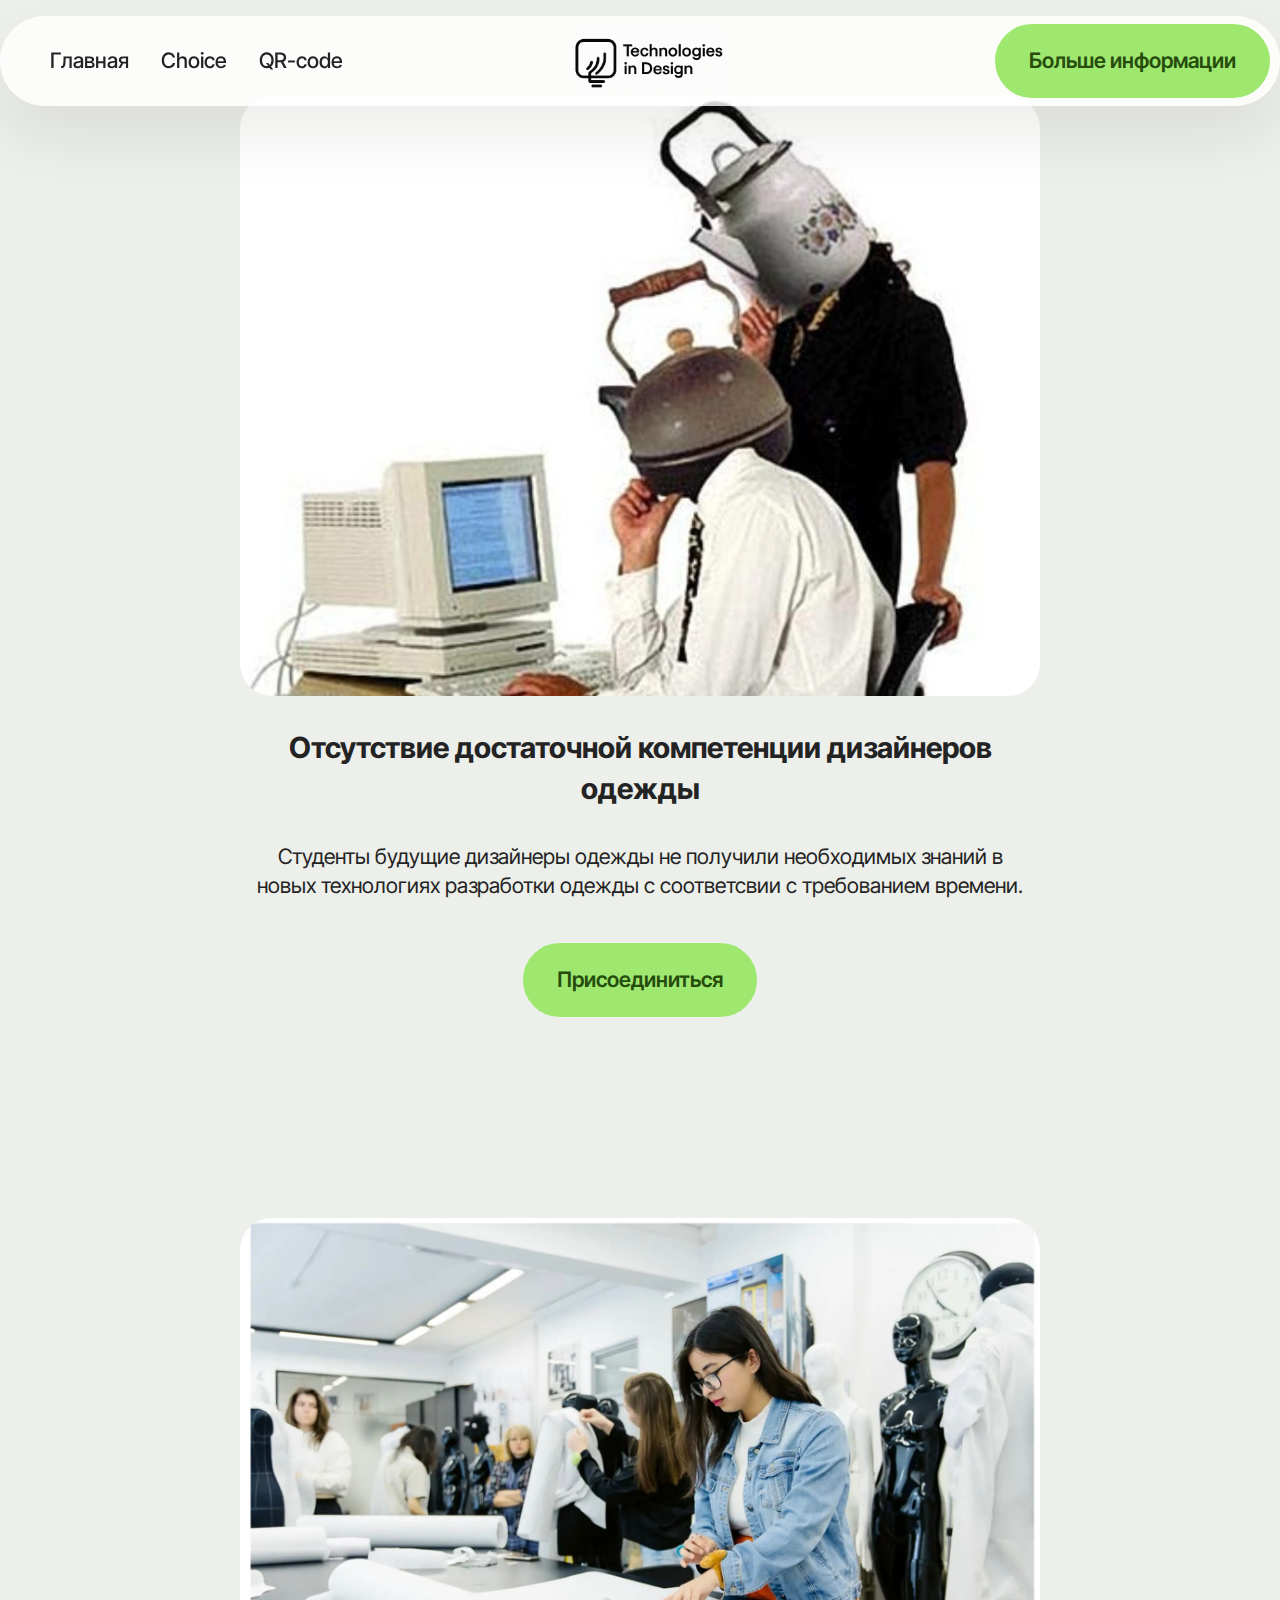
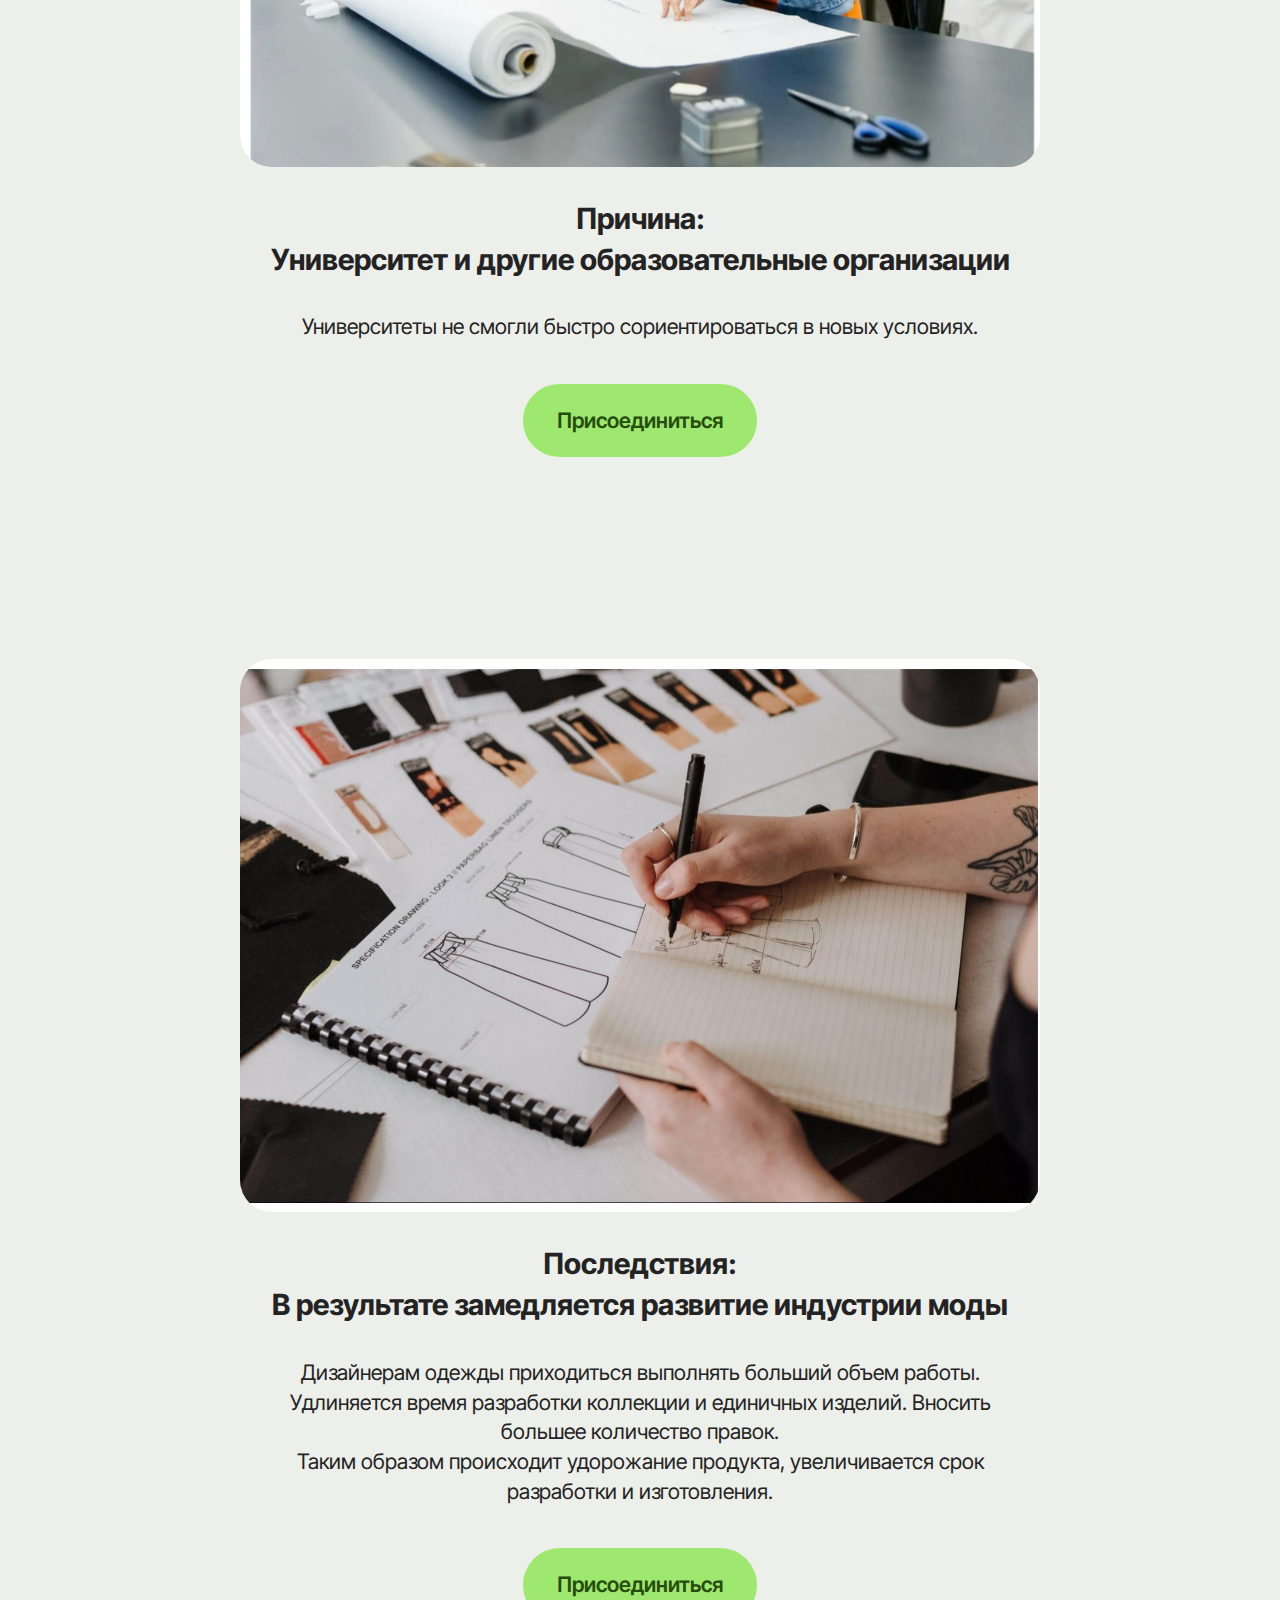
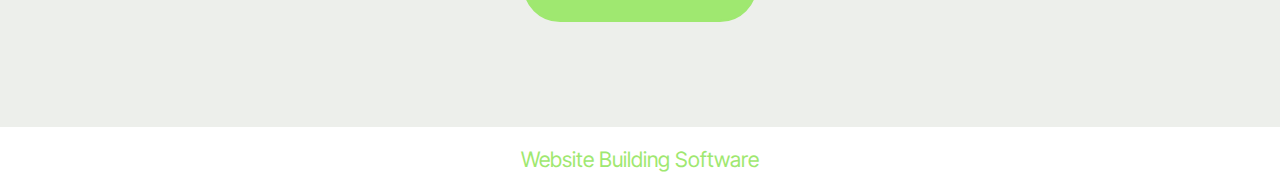
<file: index.html>
<!DOCTYPE html>
<html  >
<head>
  <!-- Site made with Mobirise Website Builder v6.1.4, https://mobirise.com -->
  <meta charset="UTF-8">
  <meta http-equiv="X-UA-Compatible" content="IE=edge">
  <meta name="generator" content="Mobirise v6.1.4, mobirise.com">
  <meta name="viewport" content="width=device-width, initial-scale=1, minimum-scale=1">
  <link rel="shortcut icon" href="assets/images/chatgpt-image-22-.-2025-.-11.png" type="image/x-icon">
  <meta name="description" content="">
  
  
  <title>Home</title>
  <link rel="stylesheet" href="assets/web/assets/mobirise-icons2/mobirise2.css">
  <link rel="stylesheet" href="assets/bootstrap/css/bootstrap.min.css">
  <link rel="stylesheet" href="assets/dropdown/css/style.css">
  <link rel="stylesheet" href="assets/theme/css/style.css">
  <link rel="preload" href="https://fonts.googleapis.com/css2?family=Inter+Tight:wght@400;700&display=swap&display=swap" as="style" onload="this.onload=null;this.rel='stylesheet'">
  <noscript><link rel="stylesheet" href="https://fonts.googleapis.com/css2?family=Inter+Tight:wght@400;700&display=swap&display=swap"></noscript>
  <link rel="preload" as="style" href="assets/mobirise/css/mbr-additional.css?v=jnRNy2"><link rel="stylesheet" href="assets/mobirise/css/mbr-additional.css?v=jnRNy2" type="text/css">

  
  
  
</head>
<body>
  
  <section data-bs-version="5.1" class="menu menu4 cid-v0kGSJlC8R" once="menu" id="menu04-0">
	

	<nav class="navbar navbar-dropdown navbar-fixed-top navbar-expand-lg">
		<div class="container">
			<div class="navbar-brand">
				<span class="navbar-logo">
					<a href="https://mobiri.se">
						<img src="assets/images/chatgpt-image-22-.-2025-.-11.png" alt="Mobirise Website Builder" style="height: 4rem;">
					</a>
				</span>
				
			</div>
			<button class="navbar-toggler" type="button" data-toggle="collapse" data-bs-toggle="collapse" data-target="#navbarSupportedContent" data-bs-target="#navbarSupportedContent" aria-controls="navbarNavAltMarkup" aria-expanded="false" aria-label="Toggle navigation">
				<div class="hamburger">
					<span></span>
					<span></span>
					<span></span>
					<span></span>
				</div>
			</button>
			<div class="collapse navbar-collapse" id="navbarSupportedContent">
				<ul class="navbar-nav nav-dropdown" data-app-modern-menu="true"><li class="nav-item">
						<a class="nav-link link text-black text-primary display-4" href="index.html">Главная</a>
					</li>
					<li class="nav-item">
						<a class="nav-link link text-black show text-primary display-4" href="page1.html" aria-expanded="false">Choice</a>
					</li>
					<li class="nav-item">
						<a class="nav-link link text-black text-primary display-4" href="page2.html">QR-code</a>
					</li></ul>
				
				<div class="navbar-buttons mbr-section-btn"><a class="btn btn-primary display-4" href="assets/files/-.pdf">Больше информации</a></div>
			</div>
		</div>
	</nav>
</section>

<section data-bs-version="5.1" class="header12 cid-v0kGXvDnER" id="header12-1">
  
  

  <div class="text-center container">
    <div class="row mb-4 justify-content-center">
      <div class="col-12 col-md-8">
        <img class="w-100" src="assets/images/2025-10-15-11.56.42-2.jpeg" alt="Mobirise Website Builder">
      </div>
    </div>
    <div class="row justify-content-center">
      <div class="col-md-12 content-head">
        <h1 class="mbr-section-title mbr-fonts-style mb-4 display-5"><strong>Отсутствие достаточной компетенции дизайнеров одежды</strong></h1>
        <p class="mbr-text mbr-fonts-style mb-4 display-7">Студенты будущие дизайнеры одежды не получили необходимых знаний в новых технологиях разработки одежды с соответсвии с требованием времени.</p>
        <div class="mbr-section-btn mt-4"><a class="btn btn-primary display-7" href="page1.html">Присоединиться</a></div>
      </div>
    </div>
  </div>
</section>

<section data-bs-version="5.1" class="header12 cid-v0kJFc973X" id="header12-6">
  
  

  <div class="text-center container">
    <div class="row mb-4 justify-content-center">
      <div class="col-12 col-md-8">
        <img class="w-100" src="assets/images/2025-10-15-11.56.50-2.jpg" alt="Mobirise Website Builder">
      </div>
    </div>
    <div class="row justify-content-center">
      <div class="col-md-12 content-head">
        <h1 class="mbr-section-title mbr-fonts-style mb-4 display-5">
          <strong>Причина:</strong>
        <div><strong>Университет и другие образовательные организации</strong></div></h1>
        <p class="mbr-text mbr-fonts-style mb-4 display-7">
          Университеты не смогли быстро сориентироваться в новых условиях.
        </p>
        <div class="mbr-section-btn mt-4"><a class="btn btn-primary display-7" href="page1.html">Присоединиться</a></div>
      </div>
    </div>
  </div>
</section>

<section data-bs-version="5.1" class="header12 cid-v0kJGmvfRs" id="header12-7">
  
  

  <div class="text-center container">
    <div class="row mb-4 justify-content-center">
      <div class="col-12 col-md-8">
        <img class="w-100" src="assets/images/2025-10-15-11.56.54-2.jpg" alt="Mobirise Website Builder">
      </div>
    </div>
    <div class="row justify-content-center">
      <div class="col-md-12 content-head">
        <h1 class="mbr-section-title mbr-fonts-style mb-4 display-5">
          <strong>Последствия:</strong>
        <div><strong>В результате замедляется развитие индустрии моды</strong></div></h1>
        <p class="mbr-text mbr-fonts-style mb-4 display-7">Дизайнерам одежды приходиться выполнять больший объем работы. Удлиняется время разработки коллекции и единичных изделий. Вносить большее количество правок.<br> Таким образом происходит удорожание продукта, увеличивается срок разработки и изготовления.<br></p>
        <div class="mbr-section-btn mt-4"><a class="btn btn-primary display-7" href="page1.html">Присоединиться</a></div>
      </div>
    </div>
  </div>
</section><section class="display-7" style="padding: 0;align-items: center;justify-content: center;flex-wrap: wrap;    align-content: center;display: flex;position: relative;height: 4rem;"><a href="https://mobiri.se/4279534" style="flex: 1 1;height: 4rem;position: absolute;width: 100%;z-index: 1;"><img alt="" style="height: 4rem;" src="[data-uri]"></a><p style="margin: 0;text-align: center;" class="display-7">&#8204;</p><a style="z-index:1" href="https://mobirise.com"> Website Building Software</a></section><script src="assets/bootstrap/js/bootstrap.bundle.min.js"></script>  <script src="assets/smoothscroll/smooth-scroll.js"></script>  <script src="assets/ytplayer/index.js"></script>  <script src="assets/dropdown/js/navbar-dropdown.js"></script>  <script src="assets/theme/js/script.js"></script>  
  
  
</body>
</html>
</file>
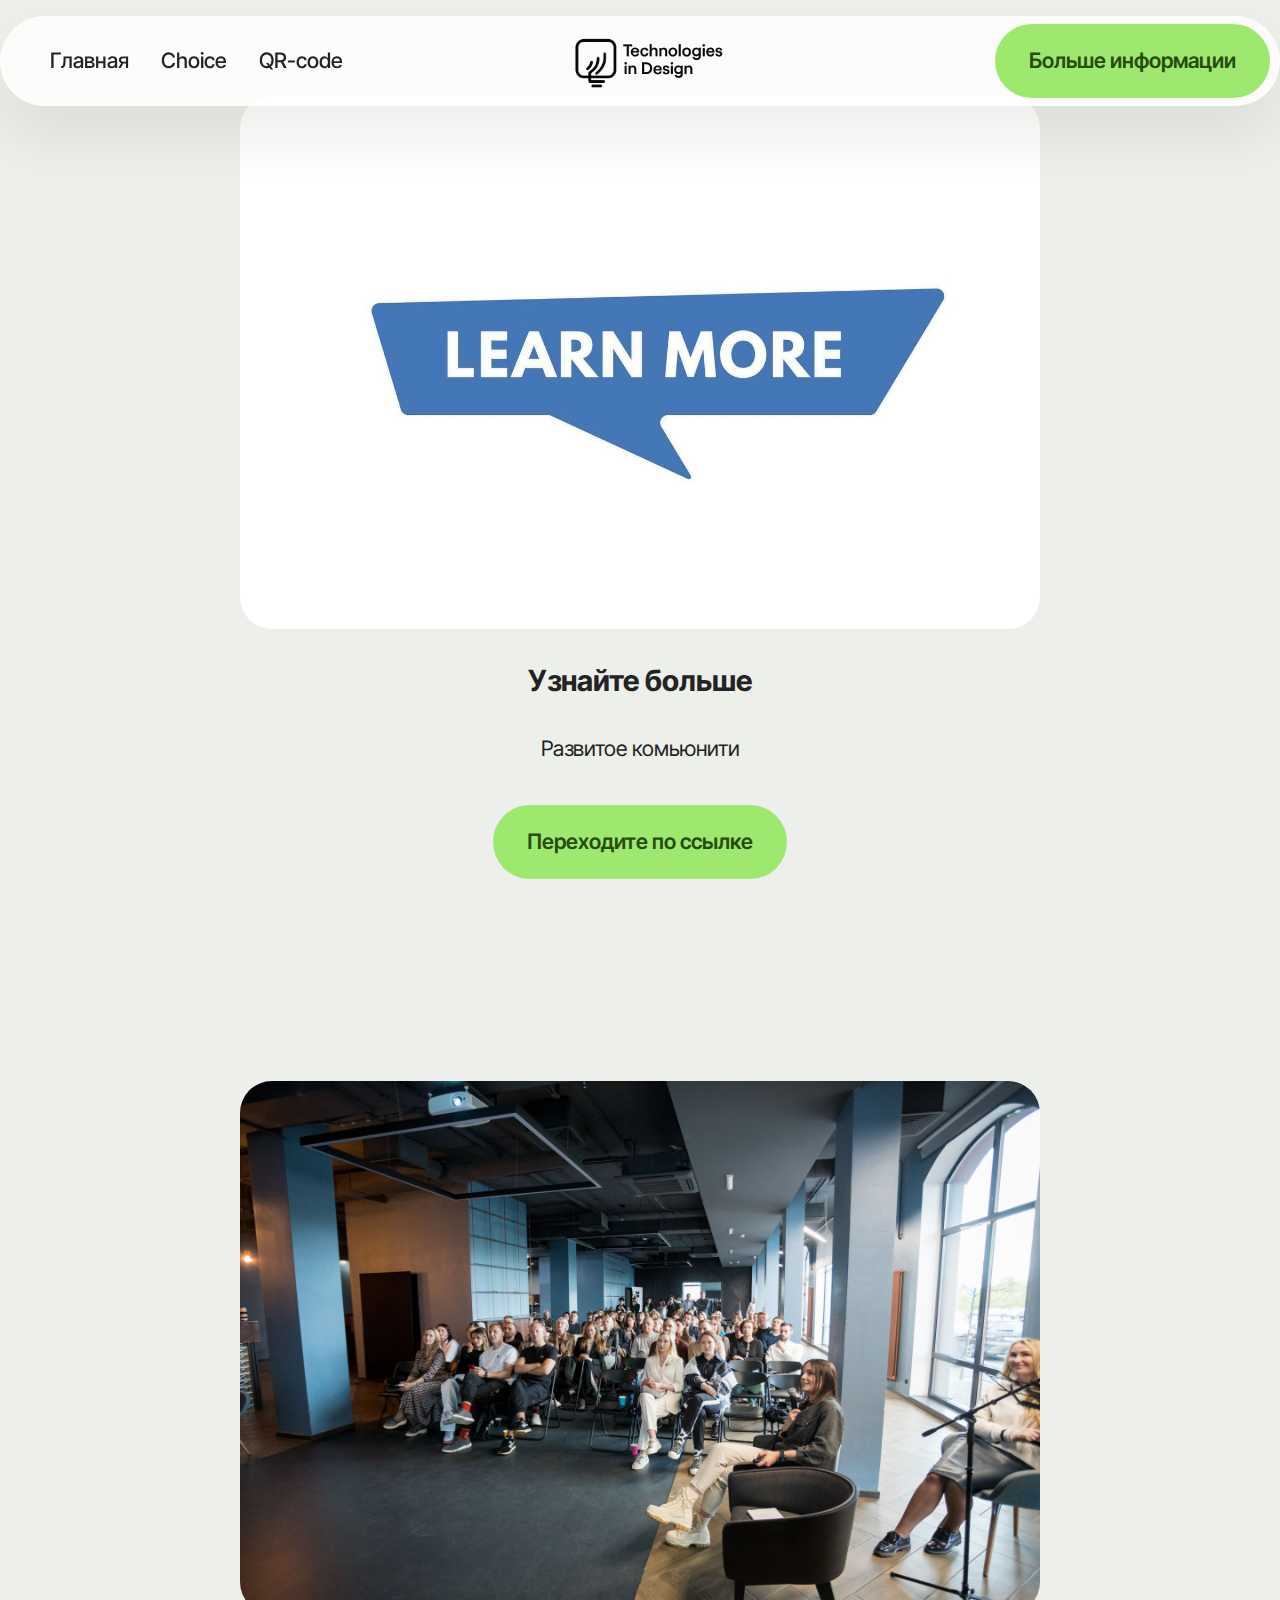
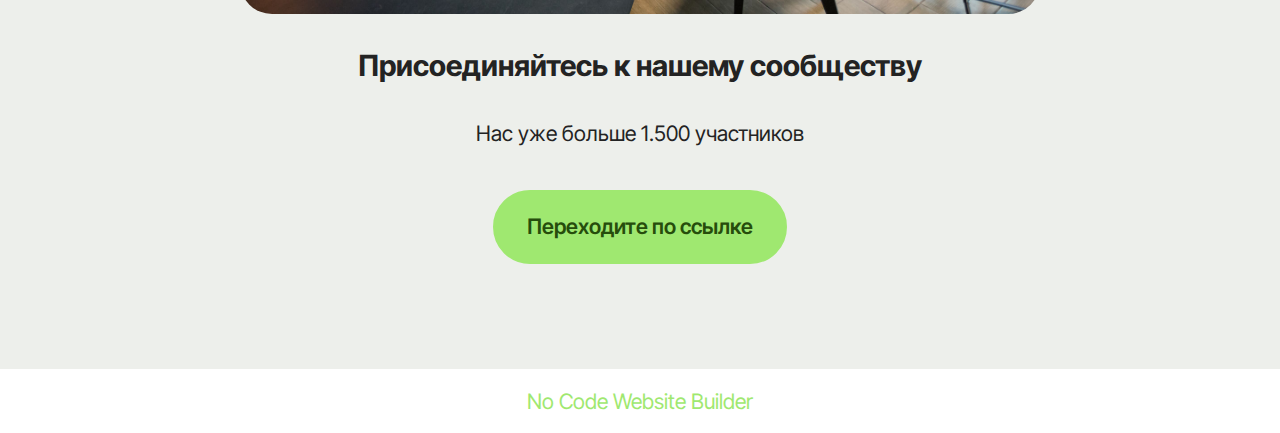
<file: page1.html>
<!DOCTYPE html>
<html  >
<head>
  <!-- Site made with Mobirise Website Builder v6.1.4, https://mobirise.com -->
  <meta charset="UTF-8">
  <meta http-equiv="X-UA-Compatible" content="IE=edge">
  <meta name="generator" content="Mobirise v6.1.4, mobirise.com">
  <meta name="viewport" content="width=device-width, initial-scale=1, minimum-scale=1">
  <link rel="shortcut icon" href="assets/images/chatgpt-image-22-.-2025-.-11.png" type="image/x-icon">
  <meta name="description" content="">
  
  
  <title>choice</title>
  <link rel="stylesheet" href="assets/web/assets/mobirise-icons2/mobirise2.css">
  <link rel="stylesheet" href="assets/bootstrap/css/bootstrap.min.css">
  <link rel="stylesheet" href="assets/dropdown/css/style.css">
  <link rel="stylesheet" href="assets/theme/css/style.css">
  <link rel="preload" href="https://fonts.googleapis.com/css2?family=Inter+Tight:wght@400;700&display=swap&display=swap" as="style" onload="this.onload=null;this.rel='stylesheet'">
  <noscript><link rel="stylesheet" href="https://fonts.googleapis.com/css2?family=Inter+Tight:wght@400;700&display=swap&display=swap"></noscript>
  <link rel="preload" as="style" href="assets/mobirise/css/mbr-additional.css?v=eTZTvH"><link rel="stylesheet" href="assets/mobirise/css/mbr-additional.css?v=eTZTvH" type="text/css">

  
  
  
</head>
<body>
  
  <section data-bs-version="5.1" class="menu menu4 cid-v0kGSJlC8R" once="menu" id="menu04-8">
	

	<nav class="navbar navbar-dropdown navbar-fixed-top navbar-expand-lg">
		<div class="container">
			<div class="navbar-brand">
				<span class="navbar-logo">
					<a href="https://mobiri.se">
						<img src="assets/images/chatgpt-image-22-.-2025-.-11.png" alt="Mobirise Website Builder" style="height: 4rem;">
					</a>
				</span>
				
			</div>
			<button class="navbar-toggler" type="button" data-toggle="collapse" data-bs-toggle="collapse" data-target="#navbarSupportedContent" data-bs-target="#navbarSupportedContent" aria-controls="navbarNavAltMarkup" aria-expanded="false" aria-label="Toggle navigation">
				<div class="hamburger">
					<span></span>
					<span></span>
					<span></span>
					<span></span>
				</div>
			</button>
			<div class="collapse navbar-collapse" id="navbarSupportedContent">
				<ul class="navbar-nav nav-dropdown" data-app-modern-menu="true"><li class="nav-item">
						<a class="nav-link link text-black text-primary display-4" href="index.html">Главная</a>
					</li>
					<li class="nav-item">
						<a class="nav-link link text-black show text-primary display-4" href="page1.html" aria-expanded="false">Choice</a>
					</li>
					<li class="nav-item">
						<a class="nav-link link text-black text-primary display-4" href="page2.html">QR-code</a>
					</li></ul>
				
				<div class="navbar-buttons mbr-section-btn"><a class="btn btn-primary display-4" href="assets/files/-.pdf">Больше информации</a></div>
			</div>
		</div>
	</nav>
</section>

<section data-bs-version="5.1" class="header12 cid-v0kMdp0lUT" id="header12-9">
  
  

  <div class="text-center container">
    <div class="row mb-4 justify-content-center">
      <div class="col-12 col-md-8">
        <img class="w-100" src="assets/images/img-2253.jpg" alt="Mobirise Website Builder">
      </div>
    </div>
    <div class="row justify-content-center">
      <div class="col-md-12 content-head">
        <h1 class="mbr-section-title mbr-fonts-style mb-4 display-5">
          <strong>Узнайте больше</strong></h1>
        <p class="mbr-text mbr-fonts-style mb-4 display-7">
          Развитое комьюнити</p>
        <div class="mbr-section-btn mt-4"><a class="btn btn-primary display-7" href="page2.html">Переходите по ссылке</a></div>
      </div>
    </div>
  </div>
</section>

<section data-bs-version="5.1" class="header12 cid-v0kMdLo41b" id="header12-a">
  
  

  <div class="text-center container">
    <div class="row mb-4 justify-content-center">
      <div class="col-12 col-md-8">
        <img class="w-100" src="assets/images/img-2254.jpg" alt="Mobirise Website Builder">
      </div>
    </div>
    <div class="row justify-content-center">
      <div class="col-md-12 content-head">
        <h1 class="mbr-section-title mbr-fonts-style mb-4 display-5"><strong>Присоединяйтесь к нашему сообществу</strong></h1>
        <p class="mbr-text mbr-fonts-style mb-4 display-7">
          Нас уже больше 1.500 участников</p>
        <div class="mbr-section-btn mt-4"><a class="btn btn-primary display-7" href="page2.html">Переходите по ссылке</a></div>
      </div>
    </div>
  </div>
</section><section class="display-7" style="padding: 0;align-items: center;justify-content: center;flex-wrap: wrap;    align-content: center;display: flex;position: relative;height: 4rem;"><a href="https://mobiri.se/4279534" style="flex: 1 1;height: 4rem;position: absolute;width: 100%;z-index: 1;"><img alt="" style="height: 4rem;" src="[data-uri]"></a><p style="margin: 0;text-align: center;" class="display-7">&#8204;</p><a style="z-index:1" href="https://mobirise.com/builder/no-code-website-builder.html">No Code Website Builder</a></section><script src="assets/bootstrap/js/bootstrap.bundle.min.js"></script>  <script src="assets/smoothscroll/smooth-scroll.js"></script>  <script src="assets/ytplayer/index.js"></script>  <script src="assets/dropdown/js/navbar-dropdown.js"></script>  <script src="assets/theme/js/script.js"></script>  
  
  
</body>
</html>
</file>
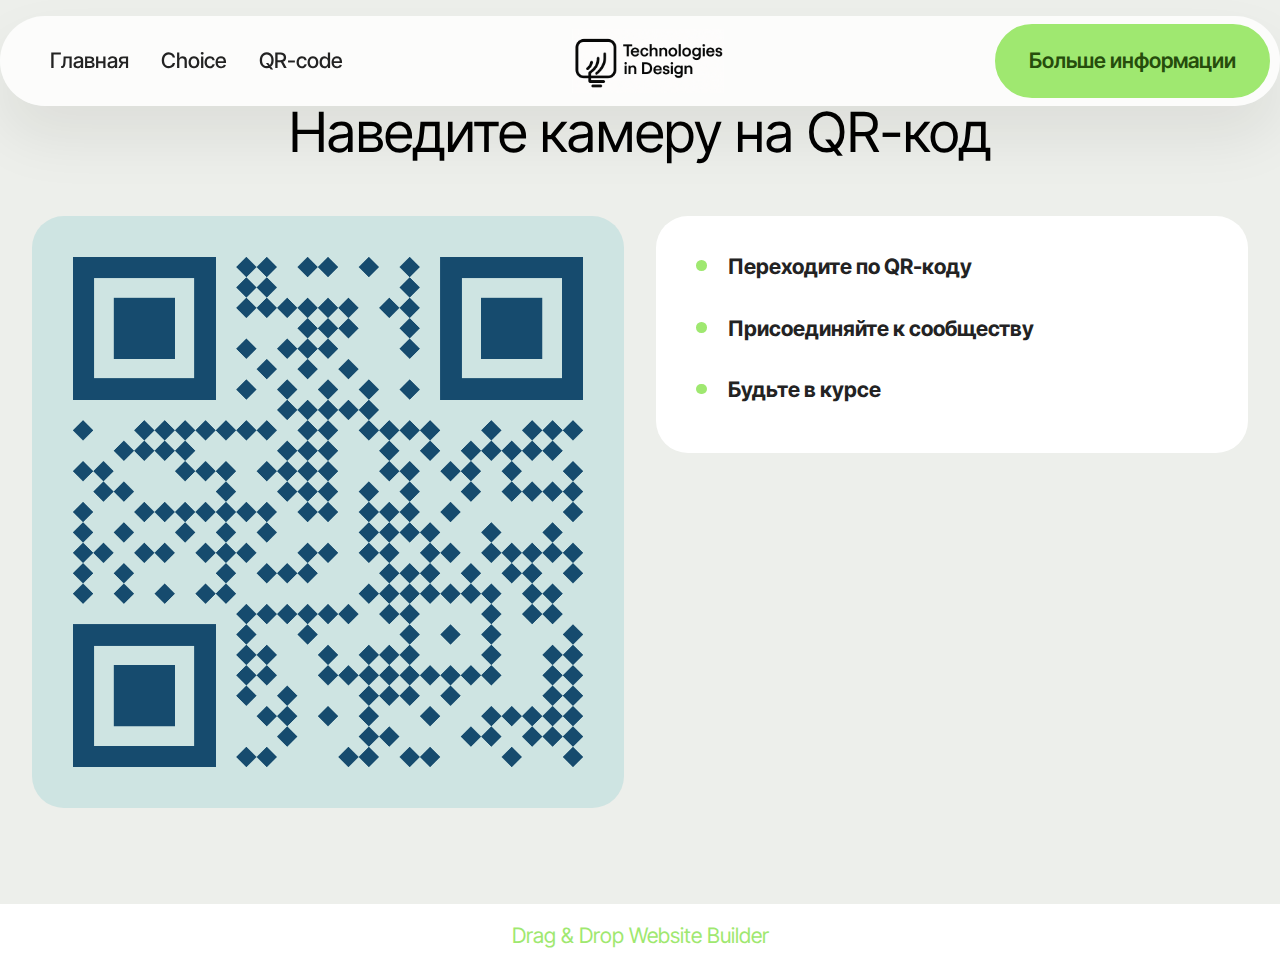
<file: page2.html>
<!DOCTYPE html>
<html  >
<head>
  <!-- Site made with Mobirise Website Builder v6.1.4, https://mobirise.com -->
  <meta charset="UTF-8">
  <meta http-equiv="X-UA-Compatible" content="IE=edge">
  <meta name="generator" content="Mobirise v6.1.4, mobirise.com">
  <meta name="viewport" content="width=device-width, initial-scale=1, minimum-scale=1">
  <link rel="shortcut icon" href="assets/images/chatgpt-image-22-.-2025-.-11.png" type="image/x-icon">
  <meta name="description" content="">
  
  
  <title>QR</title>
  <link rel="stylesheet" href="assets/web/assets/mobirise-icons2/mobirise2.css">
  <link rel="stylesheet" href="assets/bootstrap/css/bootstrap.min.css">
  <link rel="stylesheet" href="assets/dropdown/css/style.css">
  <link rel="stylesheet" href="assets/theme/css/style.css">
  <link rel="preload" href="https://fonts.googleapis.com/css2?family=Inter+Tight:wght@400;700&display=swap&display=swap" as="style" onload="this.onload=null;this.rel='stylesheet'">
  <noscript><link rel="stylesheet" href="https://fonts.googleapis.com/css2?family=Inter+Tight:wght@400;700&display=swap&display=swap"></noscript>
  <link rel="preload" as="style" href="assets/mobirise/css/mbr-additional.css?v=GmmEaw"><link rel="stylesheet" href="assets/mobirise/css/mbr-additional.css?v=GmmEaw" type="text/css">

  
  
  
</head>
<body>
  
  <section data-bs-version="5.1" class="menu menu4 cid-v0kGSJlC8R" once="menu" id="menu04-b">
	

	<nav class="navbar navbar-dropdown navbar-fixed-top navbar-expand-lg">
		<div class="container">
			<div class="navbar-brand">
				<span class="navbar-logo">
					<a href="https://mobiri.se">
						<img src="assets/images/chatgpt-image-22-.-2025-.-11.png" alt="Mobirise Website Builder" style="height: 4rem;">
					</a>
				</span>
				
			</div>
			<button class="navbar-toggler" type="button" data-toggle="collapse" data-bs-toggle="collapse" data-target="#navbarSupportedContent" data-bs-target="#navbarSupportedContent" aria-controls="navbarNavAltMarkup" aria-expanded="false" aria-label="Toggle navigation">
				<div class="hamburger">
					<span></span>
					<span></span>
					<span></span>
					<span></span>
				</div>
			</button>
			<div class="collapse navbar-collapse" id="navbarSupportedContent">
				<ul class="navbar-nav nav-dropdown" data-app-modern-menu="true"><li class="nav-item">
						<a class="nav-link link text-black text-primary display-4" href="index.html">Главная</a>
					</li>
					<li class="nav-item">
						<a class="nav-link link text-black show text-primary display-4" href="page1.html" aria-expanded="false">Choice</a>
					</li>
					<li class="nav-item">
						<a class="nav-link link text-black text-primary display-4" href="page2.html">QR-code</a>
					</li></ul>
				
				<div class="navbar-buttons mbr-section-btn"><a class="btn btn-primary display-4" href="assets/files/-.pdf">Больше информации</a></div>
			</div>
		</div>
	</nav>
</section>

<section data-bs-version="5.1" class="features031 cid-v0kS9qgbyL" id="features031-c">
    
    
    
    <div class="container">
        <div class="row justify-content-center">
            <div class="col-md-12 content-head mb-5">
                <h1 class="mbr-section-title mbr-fonts-style mb-0 display-2">Наведите камеру на QR-код</h1>
                
            </div>
        </div>
        <div class="row justify-content-center  blockContent">
            <div class="col-12 col-lg">
                <div class="item-wrapper align-left">
                    <div class="counter-container mbr-text mbr-fonts-style display-7">
                        <ul>
                            <li><strong>Переходите по QR-коду</strong></li>
                            <li><strong>Присоединяйте к сообществу</strong></li>
                            <li><strong>Будьте в курсе&nbsp;</strong></li>
                        </ul>
                    </div>
                </div>
            </div>
            <div class="col-12 col-lg-6">
                <div class="image-wrapper">
                    <img class="w-100" src="assets/images/qr-code.png" alt="Mobirise Website Builder">
                </div>
            </div>

        </div>
    </div>
</section><section class="display-7" style="padding: 0;align-items: center;justify-content: center;flex-wrap: wrap;    align-content: center;display: flex;position: relative;height: 4rem;"><a href="https://mobiri.se/4279534" style="flex: 1 1;height: 4rem;position: absolute;width: 100%;z-index: 1;"><img alt="" style="height: 4rem;" src="[data-uri]"></a><p style="margin: 0;text-align: center;" class="display-7">&#8204;</p><a style="z-index:1" href="https://mobirise.com/drag-drop-website-builder.html">Drag & Drop Website Builder</a></section><script src="assets/bootstrap/js/bootstrap.bundle.min.js"></script>  <script src="assets/smoothscroll/smooth-scroll.js"></script>  <script src="assets/ytplayer/index.js"></script>  <script src="assets/dropdown/js/navbar-dropdown.js"></script>  <script src="assets/theme/js/script.js"></script>  
  
  
</body>
</html>
</file>
<file: assets/web/assets/mobirise-icons2/mobirise2.css>
@font-face {
  font-family: 'Moririse2';
  font-display: swap;
  src:  url('mobirise2.eot?f2bix4');
  src:  url('mobirise2.eot?f2bix4#iefix') format('embedded-opentype'),
    url('mobirise2.ttf?f2bix4') format('truetype'),
    url('mobirise2.woff?f2bix4') format('woff'),
    url('mobirise2.svg?f2bix4#mobirise2') format('svg');
  font-weight: normal;
  font-style: normal;
}

[class^="mobi-"], [class*=" mobi-"] {
  /* use !important to prevent issues with browser extensions that change fonts */
  font-family: 'Moririse2' !important;
  speak: none;
  font-style: normal;
  font-weight: normal;
  font-variant: normal;
  text-transform: none;
  line-height: 1;

  /* Better Font Rendering =========== */
  -webkit-font-smoothing: antialiased;
  -moz-osx-font-smoothing: grayscale;
}

.mobi-mbri-add-submenu:before {
  content: "\e900";
}
.mobi-mbri-alert:before {
  content: "\e901";
}
.mobi-mbri-align-center:before {
  content: "\e902";
}
.mobi-mbri-align-justify:before {
  content: "\e903";
}
.mobi-mbri-align-left:before {
  content: "\e904";
}
.mobi-mbri-align-right:before {
  content: "\e905";
}
.mobi-mbri-android:before {
  content: "\e906";
}
.mobi-mbri-apple:before {
  content: "\e907";
}
.mobi-mbri-arrow-down:before {
  content: "\e908";
}
.mobi-mbri-arrow-next:before {
  content: "\e909";
}
.mobi-mbri-arrow-prev:before {
  content: "\e90a";
}
.mobi-mbri-arrow-up:before {
  content: "\e90b";
}
.mobi-mbri-bold:before {
  content: "\e90c";
}
.mobi-mbri-bookmark:before {
  content: "\e90d";
}
.mobi-mbri-bootstrap:before {
  content: "\e90e";
}
.mobi-mbri-briefcase:before {
  content: "\e90f";
}
.mobi-mbri-browse:before {
  content: "\e910";
}
.mobi-mbri-bulleted-list:before {
  content: "\e911";
}
.mobi-mbri-calendar:before {
  content: "\e912";
}
.mobi-mbri-camera:before {
  content: "\e913";
}
.mobi-mbri-cart-add:before {
  content: "\e914";
}
.mobi-mbri-cart-full:before {
  content: "\e915";
}
.mobi-mbri-cash:before {
  content: "\e916";
}
.mobi-mbri-change-style:before {
  content: "\e917";
}
.mobi-mbri-chat:before {
  content: "\e918";
}
.mobi-mbri-clock:before {
  content: "\e919";
}
.mobi-mbri-close:before {
  content: "\e91a";
}
.mobi-mbri-cloud:before {
  content: "\e91b";
}
.mobi-mbri-code:before {
  content: "\e91c";
}
.mobi-mbri-contact-form:before {
  content: "\e91d";
}
.mobi-mbri-credit-card:before {
  content: "\e91e";
}
.mobi-mbri-cursor-click:before {
  content: "\e91f";
}
.mobi-mbri-cust-feedback:before {
  content: "\e920";
}
.mobi-mbri-database:before {
  content: "\e921";
}
.mobi-mbri-delivery:before {
  content: "\e922";
}
.mobi-mbri-desktop:before {
  content: "\e923";
}
.mobi-mbri-devices:before {
  content: "\e924";
}
.mobi-mbri-down:before {
  content: "\e925";
}
.mobi-mbri-download-2:before {
  content: "\e926";
}
.mobi-mbri-download:before {
  content: "\e927";
}
.mobi-mbri-drag-n-drop-2:before {
  content: "\e928";
}
.mobi-mbri-drag-n-drop:before {
  content: "\e929";
}
.mobi-mbri-edit-2:before {
  content: "\e92a";
}
.mobi-mbri-edit:before {
  content: "\e92b";
}
.mobi-mbri-error:before {
  content: "\e92c";
}
.mobi-mbri-extension:before {
  content: "\e92d";
}
.mobi-mbri-features:before {
  content: "\e92e";
}
.mobi-mbri-file:before {
  content: "\e92f";
}
.mobi-mbri-flag:before {
  content: "\e930";
}
.mobi-mbri-folder:before {
  content: "\e931";
}
.mobi-mbri-gift:before {
  content: "\e932";
}
.mobi-mbri-github:before {
  content: "\e933";
}
.mobi-mbri-globe-2:before {
  content: "\e934";
}
.mobi-mbri-globe:before {
  content: "\e935";
}
.mobi-mbri-growing-chart:before {
  content: "\e936";
}
.mobi-mbri-hearth:before {
  content: "\e937";
}
.mobi-mbri-help:before {
  content: "\e938";
}
.mobi-mbri-home:before {
  content: "\e939";
}
.mobi-mbri-hot-cup:before {
  content: "\e93a";
}
.mobi-mbri-idea:before {
  content: "\e93b";
}
.mobi-mbri-image-gallery:before {
  content: "\e93c";
}
.mobi-mbri-image-slider:before {
  content: "\e93d";
}
.mobi-mbri-info:before {
  content: "\e93e";
}
.mobi-mbri-italic:before {
  content: "\e93f";
}
.mobi-mbri-key:before {
  content: "\e940";
}
.mobi-mbri-laptop:before {
  content: "\e941";
}
.mobi-mbri-layers:before {
  content: "\e942";
}
.mobi-mbri-left-right:before {
  content: "\e943";
}
.mobi-mbri-left:before {
  content: "\e944";
}
.mobi-mbri-letter:before {
  content: "\e945";
}
.mobi-mbri-like:before {
  content: "\e946";
}
.mobi-mbri-link:before {
  content: "\e947";
}
.mobi-mbri-lock:before {
  content: "\e948";
}
.mobi-mbri-login:before {
  content: "\e949";
}
.mobi-mbri-logout:before {
  content: "\e94a";
}
.mobi-mbri-magic-stick:before {
  content: "\e94b";
}
.mobi-mbri-map-pin:before {
  content: "\e94c";
}
.mobi-mbri-menu:before {
  content: "\e94d";
}
.mobi-mbri-mobile-2:before {
  content: "\e94e";
}
.mobi-mbri-mobile-horizontal:before {
  content: "\e94f";
}
.mobi-mbri-mobile:before {
  content: "\e950";
}
.mobi-mbri-mobirise:before {
  content: "\e951";
}
.mobi-mbri-more-horizontal:before {
  content: "\e952";
}
.mobi-mbri-more-vertical:before {
  content: "\e953";
}
.mobi-mbri-music:before {
  content: "\e954";
}
.mobi-mbri-new-file:before {
  content: "\e955";
}
.mobi-mbri-numbered-list:before {
  content: "\e956";
}
.mobi-mbri-opened-folder:before {
  content: "\e957";
}
.mobi-mbri-pages:before {
  content: "\e958";
}
.mobi-mbri-paper-plane:before {
  content: "\e959";
}
.mobi-mbri-paperclip:before {
  content: "\e95a";
}
.mobi-mbri-phone:before {
  content: "\e95b";
}
.mobi-mbri-photo:before {
  content: "\e95c";
}
.mobi-mbri-photos:before {
  content: "\e95d";
}
.mobi-mbri-pin:before {
  content: "\e95e";
}
.mobi-mbri-play:before {
  content: "\e95f";
}
.mobi-mbri-plus:before {
  content: "\e960";
}
.mobi-mbri-preview:before {
  content: "\e961";
}
.mobi-mbri-print:before {
  content: "\e962";
}
.mobi-mbri-protect:before {
  content: "\e963";
}
.mobi-mbri-question:before {
  content: "\e964";
}
.mobi-mbri-quote-left:before {
  content: "\e965";
}
.mobi-mbri-quote-right:before {
  content: "\e966";
}
.mobi-mbri-redo:before {
  content: "\e967";
}
.mobi-mbri-refresh:before {
  content: "\e968";
}
.mobi-mbri-responsive-2:before {
  content: "\e969";
}
.mobi-mbri-responsive:before {
  content: "\e96a";
}
.mobi-mbri-right:before {
  content: "\e96b";
}
.mobi-mbri-rocket:before {
  content: "\e96c";
}
.mobi-mbri-sad-face:before {
  content: "\e96d";
}
.mobi-mbri-sale:before {
  content: "\e96e";
}
.mobi-mbri-save:before {
  content: "\e96f";
}
.mobi-mbri-search:before {
  content: "\e970";
}
.mobi-mbri-setting-2:before {
  content: "\e971";
}
.mobi-mbri-setting-3:before {
  content: "\e972";
}
.mobi-mbri-setting:before {
  content: "\e973";
}
.mobi-mbri-share:before {
  content: "\e974";
}
.mobi-mbri-shopping-bag:before {
  content: "\e975";
}
.mobi-mbri-shopping-basket:before {
  content: "\e976";
}
.mobi-mbri-shopping-cart:before {
  content: "\e977";
}
.mobi-mbri-sites:before {
  content: "\e978";
}
.mobi-mbri-smile-face:before {
  content: "\e979";
}
.mobi-mbri-speed:before {
  content: "\e97a";
}
.mobi-mbri-star:before {
  content: "\e97b";
}
.mobi-mbri-success:before {
  content: "\e97c";
}
.mobi-mbri-sun:before {
  content: "\e97d";
}
.mobi-mbri-sun2:before {
  content: "\e97e";
}
.mobi-mbri-tablet-vertical:before {
  content: "\e97f";
}
.mobi-mbri-tablet:before {
  content: "\e980";
}
.mobi-mbri-target:before {
  content: "\e981";
}
.mobi-mbri-timer:before {
  content: "\e982";
}
.mobi-mbri-to-ftp:before {
  content: "\e983";
}
.mobi-mbri-to-local-drive:before {
  content: "\e984";
}
.mobi-mbri-touch-swipe:before {
  content: "\e985";
}
.mobi-mbri-touch:before {
  content: "\e986";
}
.mobi-mbri-trash:before {
  content: "\e987";
}
.mobi-mbri-underline:before {
  content: "\e988";
}
.mobi-mbri-undo:before {
  content: "\e989";
}
.mobi-mbri-unlink:before {
  content: "\e98a";
}
.mobi-mbri-unlock:before {
  content: "\e98b";
}
.mobi-mbri-up-down:before {
  content: "\e98c";
}
.mobi-mbri-up:before {
  content: "\e98d";
}
.mobi-mbri-update:before {
  content: "\e98e";
}
.mobi-mbri-upload-2:before {
  content: "\e98f";
}
.mobi-mbri-upload:before {
  content: "\e990";
}
.mobi-mbri-user-2:before {
  content: "\e991";
}
.mobi-mbri-user:before {
  content: "\e992";
}
.mobi-mbri-users:before {
  content: "\e993";
}
.mobi-mbri-video-play:before {
  content: "\e994";
}
.mobi-mbri-video:before {
  content: "\e995";
}
.mobi-mbri-watch:before {
  content: "\e996";
}
.mobi-mbri-website-theme-2:before {
  content: "\e997";
}
.mobi-mbri-website-theme:before {
  content: "\e998";
}
.mobi-mbri-wifi:before {
  content: "\e999";
}
.mobi-mbri-windows:before {
  content: "\e99a";
}
.mobi-mbri-zoom-in:before {
  content: "\e99b";
}
.mobi-mbri-zoom-out:before {
  content: "\e99c";
}
</file>
<file: assets/dropdown/css/style.css>
.navbar-dropdown {
  left: 0;
  padding: 0;
  position: absolute;
  right: 0;
  top: 0;
  transition: all 0.45s ease;
  z-index: 1030;
  background: #282828; }
  .navbar-dropdown .navbar-logo {
    margin-right: 0.8rem;
    transition: margin 0.3s ease-in-out;
    vertical-align: middle; }
    .navbar-dropdown .navbar-logo img {
      height: 3.125rem;
      transition: all 0.3s ease-in-out; }
    .navbar-dropdown .navbar-logo.mbr-iconfont {
      font-size: 3.125rem;
      line-height: 3.125rem; }
  .navbar-dropdown .navbar-caption {
    font-weight: 700;
    white-space: normal;
    vertical-align: -4px;
    line-height: 3.125rem !important; }
    .navbar-dropdown .navbar-caption, .navbar-dropdown .navbar-caption:hover {
      color: inherit;
      text-decoration: none; }
  .navbar-dropdown .mbr-iconfont + .navbar-caption {
    vertical-align: -1px; }
  .navbar-dropdown.navbar-fixed-top {
    position: fixed; }
  .navbar-dropdown .navbar-brand span {
    vertical-align: -4px; }
  .navbar-dropdown.bg-color.transparent {
    background: none; }
  .navbar-dropdown.navbar-short .navbar-brand {
    padding: 0.625rem 0; }
    .navbar-dropdown.navbar-short .navbar-brand span {
      vertical-align: -1px; }
  .navbar-dropdown.navbar-short .navbar-caption {
    line-height: 2.375rem !important;
    vertical-align: -2px; }
  .navbar-dropdown.navbar-short .navbar-logo {
    margin-right: 0.5rem; }
    .navbar-dropdown.navbar-short .navbar-logo img {
      height: 2.375rem; }
    .navbar-dropdown.navbar-short .navbar-logo.mbr-iconfont {
      font-size: 2.375rem;
      line-height: 2.375rem; }
  .navbar-dropdown.navbar-short .mbr-table-cell {
    height: 3.625rem; }
  .navbar-dropdown .navbar-close {
    left: 0.6875rem;
    position: fixed;
    top: 0.75rem;
    z-index: 1000; }
  .navbar-dropdown .hamburger-icon {
    content: "";
    display: inline-block;
    vertical-align: middle;
    width: 16px;
    -webkit-box-shadow: 0 -6px 0 1px #282828,0 0 0 1px #282828,0 6px 0 1px #282828;
    -moz-box-shadow: 0 -6px 0 1px #282828,0 0 0 1px #282828,0 6px 0 1px #282828;
    box-shadow: 0 -6px 0 1px #282828,0 0 0 1px #282828,0 6px 0 1px #282828; }

.dropdown-menu .dropdown-toggle[data-toggle="dropdown-submenu"]::after {
  border-bottom: 0.35em solid transparent;
  border-left: 0.35em solid;
  border-right: 0;
  border-top: 0.35em solid transparent;
  margin-left: 0.3rem; }

.dropdown-menu .dropdown-item:focus {
  outline: 0; }

.nav-dropdown {
  font-size: 0.75rem;
  font-weight: 500;
  height: auto !important; }
  .nav-dropdown .nav-btn {
    padding-left: 1rem; }
  .nav-dropdown .link {
    margin: .667em 1.667em;
    font-weight: 500;
    padding: 0;
    transition: color .2s ease-in-out; }
    .nav-dropdown .link.dropdown-toggle {
      margin-right: 2.583em; }
      .nav-dropdown .link.dropdown-toggle::after {
        margin-left: .25rem;
        border-top: 0.35em solid;
        border-right: 0.35em solid transparent;
        border-left: 0.35em solid transparent;
        border-bottom: 0; }
      .nav-dropdown .link.dropdown-toggle[aria-expanded="true"] {
        margin: 0;
        padding: 0.667em 3.263em  0.667em 1.667em; }
  .nav-dropdown .link::after,
  .nav-dropdown .dropdown-item::after {
    color: inherit; }
  .nav-dropdown .btn {
    font-size: 0.75rem;
    font-weight: 700;
    letter-spacing: 0;
    margin-bottom: 0;
    padding-left: 1.25rem;
    padding-right: 1.25rem; }
  .nav-dropdown .dropdown-menu {
    border-radius: 0;
    border: 0;
    left: 0;
    margin: 0;
    padding-bottom: 1.25rem;
    padding-top: 1.25rem;
    position: relative; }
  .nav-dropdown .dropdown-submenu {
    margin-left: 0.125rem;
    top: 0; }
  .nav-dropdown .dropdown-item {
    font-weight: 500;
    line-height: 2;
    padding: 0.3846em 4.615em 0.3846em 1.5385em;
    position: relative;
    transition: color .2s ease-in-out, background-color .2s ease-in-out; }
    .nav-dropdown .dropdown-item::after {
      margin-top: -0.3077em;
      position: absolute;
      right: 1.1538em;
      top: 50%; }
    .nav-dropdown .dropdown-item:focus, .nav-dropdown .dropdown-item:hover {
      background: none; }

@media (max-width: 767px) {
  .nav-dropdown.navbar-toggleable-sm {
    bottom: 0;
    display: none;
    left: 0;
    overflow-x: hidden;
    position: fixed;
    top: 0;
    transform: translateX(-100%);
    -ms-transform: translateX(-100%);
    -webkit-transform: translateX(-100%);
    width: 18.75rem;
    z-index: 999; } }
.nav-dropdown.navbar-toggleable-xl {
  bottom: 0;
  display: none;
  left: 0;
  overflow-x: hidden;
  position: fixed;
  top: 0;
  transform: translateX(-100%);
  -ms-transform: translateX(-100%);
  -webkit-transform: translateX(-100%);
  width: 18.75rem;
  z-index: 999; }

.nav-dropdown-sm {
  display: block !important;
  overflow-x: hidden;
  overflow: auto;
  padding-top: 3.875rem; }
  .nav-dropdown-sm::after {
    content: "";
    display: block;
    height: 3rem;
    width: 100%; }
  .nav-dropdown-sm.collapse.in ~ .navbar-close {
    display: block !important; }
  .nav-dropdown-sm.collapsing, .nav-dropdown-sm.collapse.in {
    transform: translateX(0);
    -ms-transform: translateX(0);
    -webkit-transform: translateX(0);
    transition: all 0.25s ease-out;
    -webkit-transition: all 0.25s ease-out;
    background: #282828; }
  .nav-dropdown-sm.collapsing[aria-expanded="false"] {
    transform: translateX(-100%);
    -ms-transform: translateX(-100%);
    -webkit-transform: translateX(-100%); }
  .nav-dropdown-sm .nav-item {
    display: block;
    margin-left: 0 !important;
    padding-left: 0; }
  .nav-dropdown-sm .link,
  .nav-dropdown-sm .dropdown-item {
    border-top: 1px dotted rgba(255, 255, 255, 0.1);
    font-size: 0.8125rem;
    line-height: 1.6;
    margin: 0 !important;
    padding: 0.875rem 2.4rem 0.875rem 1.5625rem !important;
    position: relative;
    white-space: normal; }
    .nav-dropdown-sm .link:focus, .nav-dropdown-sm .link:hover,
    .nav-dropdown-sm .dropdown-item:focus,
    .nav-dropdown-sm .dropdown-item:hover {
      background: rgba(0, 0, 0, 0.2) !important;
      color: #c0a375; }
  .nav-dropdown-sm .nav-btn {
    position: relative;
    padding: 1.5625rem 1.5625rem 0 1.5625rem; }
    .nav-dropdown-sm .nav-btn::before {
      border-top: 1px dotted rgba(255, 255, 255, 0.1);
      content: "";
      left: 0;
      position: absolute;
      top: 0;
      width: 100%; }
    .nav-dropdown-sm .nav-btn + .nav-btn {
      padding-top: 0.625rem; }
      .nav-dropdown-sm .nav-btn + .nav-btn::before {
        display: none; }
  .nav-dropdown-sm .btn {
    padding: 0.625rem 0; }
  .nav-dropdown-sm .dropdown-toggle[data-toggle="dropdown-submenu"]::after {
    margin-left: .25rem;
    border-top: 0.35em solid;
    border-right: 0.35em solid transparent;
    border-left: 0.35em solid transparent;
    border-bottom: 0; }
  .nav-dropdown-sm .dropdown-toggle[data-toggle="dropdown-submenu"][aria-expanded="true"]::after {
    border-top: 0;
    border-right: 0.35em solid transparent;
    border-left: 0.35em solid transparent;
    border-bottom: 0.35em solid; }
  .nav-dropdown-sm .dropdown-menu {
    margin: 0;
    padding: 0;
    position: relative;
    top: 0;
    left: 0;
    width: 100%;
    border: 0;
    float: none;
    border-radius: 0;
    background: none; }
  .nav-dropdown-sm .dropdown-submenu {
    left: 100%;
    margin-left: 0.125rem;
    margin-top: -1.25rem;
    top: 0; }

.navbar-toggleable-sm .nav-dropdown .dropdown-menu {
  position: absolute; }

.navbar-toggleable-sm .nav-dropdown .dropdown-submenu {
  left: 100%;
  margin-left: 0.125rem;
  margin-top: -1.25rem;
  top: 0; }

.navbar-toggleable-sm.opened .nav-dropdown .dropdown-menu {
  position: relative; }

.navbar-toggleable-sm.opened .nav-dropdown .dropdown-submenu {
  left: 0;
  margin-left: 00rem;
  margin-top: 0rem;
  top: 0; }

.is-builder .nav-dropdown.collapsing {
  transition: none !important; }
</file>
<file: assets/theme/css/style.css>
@charset "UTF-8";
section {
  background-color: #ffffff;
}

body {
  font-style: normal;
  line-height: 1.5;
  font-weight: 400;
  color: #232323;
  position: relative;
}

button {
  background-color: transparent;
  border-color: transparent;
}

.embla__button,
.carousel-control {
  background-color: #edefea !important;
  opacity: 0.8 !important;
  color: #464845 !important;
  border-color: #edefea !important;
}

.carousel .close,
.modalWindow .close {
  background-color: #edefea !important;
  color: #464845 !important;
  border-color: #edefea !important;
  opacity: 0.8 !important;
}

.carousel .close:hover,
.modalWindow .close:hover {
  opacity: 1 !important;
}

.carousel-indicators li {
  background-color: #edefea !important;
  border: 2px solid #464845 !important;
}

.carousel-indicators li:hover,
.carousel-indicators li:active {
  opacity: 0.8 !important;
}

.embla__button:hover,
.carousel-control:hover {
  background-color: #edefea !important;
  opacity: 1 !important;
}

.modalWindow-video-container {
  height: 80%;
}

section,
.container,
.container-fluid {
  position: relative;
  word-wrap: break-word;
}

a.mbr-iconfont:hover {
  text-decoration: none;
}

.article .lead p,
.article .lead ul,
.article .lead ol,
.article .lead pre,
.article .lead blockquote {
  margin-bottom: 0;
}

a {
  font-style: normal;
  font-weight: 400;
  cursor: pointer;
}
a, a:hover {
  text-decoration: none;
}

.mbr-section-title {
  font-style: normal;
  line-height: 1.3;
}

.mbr-section-subtitle {
  line-height: 1.3;
}

.mbr-text {
  font-style: normal;
  line-height: 1.7;
}

h1,
h2,
h3,
h4,
h5,
h6,
.display-1,
.display-2,
.display-4,
.display-5,
.display-7,
span,
p,
a {
  line-height: 1;
  word-break: break-word;
  word-wrap: break-word;
  font-weight: 400;
}

b,
strong {
  font-weight: bold;
}

input:-webkit-autofill, input:-webkit-autofill:hover, input:-webkit-autofill:focus, input:-webkit-autofill:active {
  transition-delay: 9999s;
  -webkit-transition-property: background-color, color;
  transition-property: background-color, color;
}

textarea[type=hidden] {
  display: none;
}

section {
  background-position: 50% 50%;
  background-repeat: no-repeat;
  background-size: cover;
}
section .mbr-background-video,
section .mbr-background-video-preview {
  position: absolute;
  bottom: 0;
  left: 0;
  right: 0;
  top: 0;
}

.hidden {
  visibility: hidden;
}

.mbr-z-index20 {
  z-index: 20;
}

/*! Base colors */
.mbr-white {
  color: #ffffff;
}

.mbr-black {
  color: #111111;
}

.mbr-bg-white {
  background-color: #ffffff;
}

.mbr-bg-black {
  background-color: #000000;
}

/*! Text-aligns */
.align-left {
  text-align: left;
}

.align-center {
  text-align: center;
}

.align-right {
  text-align: right;
}

/*! Font-weight  */
.mbr-light {
  font-weight: 300;
}

.mbr-regular {
  font-weight: 400;
}

.mbr-semibold {
  font-weight: 500;
}

.mbr-bold {
  font-weight: 700;
}

/*! Media  */
.media-content {
  flex-basis: 100%;
}

.media-container-row {
  display: flex;
  flex-direction: row;
  flex-wrap: wrap;
  justify-content: center;
  align-content: center;
  align-items: start;
}
.media-container-row .media-size-item {
  width: 400px;
}

.media-container-column {
  display: flex;
  flex-direction: column;
  flex-wrap: wrap;
  justify-content: center;
  align-content: center;
  align-items: stretch;
}
.media-container-column > * {
  width: 100%;
}

@media (min-width: 992px) {
  .media-container-row {
    flex-wrap: nowrap;
  }
}
figure {
  margin-bottom: 0;
  overflow: hidden;
}

figure[mbr-media-size] {
  transition: width 0.1s;
}

img,
iframe {
  display: block;
  width: 100%;
}

.card {
  background-color: transparent;
  border: none;
}

.card-box {
  width: 100%;
}

.card-img {
  text-align: center;
  flex-shrink: 0;
  -webkit-flex-shrink: 0;
}

.media {
  max-width: 100%;
  margin: 0 auto;
}

.mbr-figure {
  align-self: center;
}

.media-container > div {
  max-width: 100%;
}

.mbr-figure img,
.card-img img {
  width: 100%;
}

@media (max-width: 991px) {
  .media-size-item {
    width: auto !important;
  }
  .media {
    width: auto;
  }
  .mbr-figure {
    width: 100% !important;
  }
}
/*! Buttons */
.mbr-section-btn {
  margin-left: -0.6rem;
  margin-right: -0.6rem;
  font-size: 0;
}

.btn {
  font-weight: 600;
  border-width: 1px;
  font-style: normal;
  margin: 0.6rem 0.6rem;
  white-space: normal;
  transition: all 0.2s ease-in-out;
  display: inline-flex;
  align-items: center;
  justify-content: center;
  word-break: break-word;
}

.btn-sm {
  font-weight: 600;
  letter-spacing: 0px;
  transition: all 0.3s ease-in-out;
}

.btn-md {
  font-weight: 600;
  letter-spacing: 0px;
  transition: all 0.3s ease-in-out;
}

.btn-lg {
  font-weight: 600;
  letter-spacing: 0px;
  transition: all 0.3s ease-in-out;
}

.btn-form {
  margin: 0;
}
.btn-form:hover {
  cursor: pointer;
}

nav .mbr-section-btn {
  margin-left: 0rem;
  margin-right: 0rem;
}

/*! Btn icon margin */
.btn .mbr-iconfont,
.btn.btn-sm .mbr-iconfont {
  order: 1;
  cursor: pointer;
  margin-left: 0.5rem;
  vertical-align: sub;
}

.btn.btn-md .mbr-iconfont,
.btn.btn-md .mbr-iconfont {
  margin-left: 0.8rem;
}

.mbr-regular {
  font-weight: 400;
}

.mbr-semibold {
  font-weight: 500;
}

.mbr-bold {
  font-weight: 700;
}

[type=submit] {
  -webkit-appearance: none;
}

/*! Full-screen */
.mbr-fullscreen .mbr-overlay {
  min-height: 100vh;
}

.mbr-fullscreen {
  display: flex;
  display: -moz-flex;
  display: -ms-flex;
  display: -o-flex;
  align-items: center;
  min-height: 100vh;
  padding-top: 3rem;
  padding-bottom: 3rem;
}

/*! Map */
.map {
  height: 25rem;
  position: relative;
}
.map iframe {
  width: 100%;
  height: 100%;
}

/*! Scroll to top arrow */
.mbr-arrow-up {
  bottom: 25px;
  right: 90px;
  position: fixed;
  text-align: right;
  z-index: 5000;
  color: #ffffff;
  font-size: 22px;
}

.mbr-arrow-up a {
  background: rgba(0, 0, 0, 0.2);
  border-radius: 50%;
  color: #fff;
  display: inline-block;
  height: 60px;
  width: 60px;
  border: 2px solid #fff;
  outline-style: none !important;
  position: relative;
  text-decoration: none;
  transition: all 0.3s ease-in-out;
  cursor: pointer;
  text-align: center;
}
.mbr-arrow-up a:hover {
  background-color: rgba(0, 0, 0, 0.4);
}
.mbr-arrow-up a i {
  line-height: 60px;
}

.mbr-arrow-up-icon {
  display: block;
  color: #fff;
}

.mbr-arrow-up-icon::before {
  content: "›";
  display: inline-block;
  font-family: serif;
  font-size: 22px;
  line-height: 1;
  font-style: normal;
  position: relative;
  top: 6px;
  left: -4px;
  transform: rotate(-90deg);
}

/*! Arrow Down */
.mbr-arrow {
  position: absolute;
  bottom: 45px;
  left: 50%;
  width: 60px;
  height: 60px;
  cursor: pointer;
  background-color: rgba(80, 80, 80, 0.5);
  border-radius: 50%;
  transform: translateX(-50%);
}
@media (max-width: 767px) {
  .mbr-arrow {
    display: none;
  }
}
.mbr-arrow > a {
  display: inline-block;
  text-decoration: none;
  outline-style: none;
  animation: arrowdown 1.7s ease-in-out infinite;
  color: #ffffff;
}
.mbr-arrow > a > i {
  position: absolute;
  top: -2px;
  left: 15px;
  font-size: 2rem;
}

#scrollToTop a i::before {
  content: "";
  position: absolute;
  display: block;
  border-bottom: 2.5px solid #fff;
  border-left: 2.5px solid #fff;
  width: 27.8%;
  height: 27.8%;
  left: 50%;
  top: 51%;
  transform: translateY(-30%) translateX(-50%) rotate(135deg);
}

@keyframes arrowdown {
  0% {
    transform: translateY(0px);
  }
  50% {
    transform: translateY(-5px);
  }
  100% {
    transform: translateY(0px);
  }
}
@media (max-width: 500px) {
  .mbr-arrow-up {
    left: 0;
    right: 0;
    text-align: center;
  }
}
/*Gradients animation*/
@keyframes gradient-animation {
  from {
    background-position: 0% 100%;
    animation-timing-function: ease-in-out;
  }
  to {
    background-position: 100% 0%;
    animation-timing-function: ease-in-out;
  }
}
.bg-gradient {
  background-size: 200% 200%;
  animation: gradient-animation 5s infinite alternate;
  -webkit-animation: gradient-animation 5s infinite alternate;
}

.menu .navbar-brand {
  display: -webkit-flex;
}
.menu .navbar-brand span {
  display: flex;
  display: -webkit-flex;
}
.menu .navbar-brand .navbar-caption-wrap {
  display: -webkit-flex;
}
.menu .navbar-brand .navbar-logo img {
  display: -webkit-flex;
  width: auto;
}
@media (min-width: 768px) and (max-width: 991px) {
  .menu .navbar-toggleable-sm .navbar-nav {
    display: -ms-flexbox;
  }
}
@media (max-width: 991px) {
  .menu .navbar-collapse {
    max-height: 93.5vh;
  }
  .menu .navbar-collapse.show {
    overflow: auto;
  }
}
@media (min-width: 992px) {
  .menu .navbar-nav.nav-dropdown {
    display: -webkit-flex;
  }
  .menu .navbar-toggleable-sm .navbar-collapse {
    display: -webkit-flex !important;
  }
  .menu .collapsed .navbar-collapse {
    max-height: 93.5vh;
  }
  .menu .collapsed .navbar-collapse.show {
    overflow: auto;
  }
}
@media (max-width: 767px) {
  .menu .navbar-collapse {
    max-height: 80vh;
  }
}

.nav-link .mbr-iconfont {
  margin-right: 0.5rem;
}

.navbar {
  display: -webkit-flex;
  -webkit-flex-wrap: wrap;
  -webkit-align-items: center;
  -webkit-justify-content: space-between;
}

.navbar-collapse {
  -webkit-flex-basis: 100%;
  -webkit-flex-grow: 1;
  -webkit-align-items: center;
}

.nav-dropdown .link {
  padding: 0.667em 1.667em !important;
  margin: 0 !important;
}

.nav {
  display: -webkit-flex;
  -webkit-flex-wrap: wrap;
}

.row {
  display: -webkit-flex;
  -webkit-flex-wrap: wrap;
}

.justify-content-center {
  -webkit-justify-content: center;
}

.form-inline {
  display: -webkit-flex;
}

.card-wrapper {
  -webkit-flex: 1;
}

.carousel-control {
  z-index: 10;
  display: -webkit-flex;
}

.carousel-controls {
  display: -webkit-flex;
}

.media {
  display: -webkit-flex;
}

.form-group:focus {
  outline: none;
}

.jq-selectbox__select {
  padding: 7px 0;
  position: relative;
}

.jq-selectbox__dropdown {
  overflow: hidden;
  border-radius: 10px;
  position: absolute;
  top: 100%;
  left: 0 !important;
  width: 100% !important;
}

.jq-selectbox__trigger-arrow {
  right: 0;
  transform: translateY(-50%);
}

.jq-selectbox li {
  padding: 1.07em 0.5em;
}

input[type=range] {
  padding-left: 0 !important;
  padding-right: 0 !important;
}

.modal-dialog,
.modal-content {
  height: 100%;
}

.modal-dialog .carousel-inner {
  height: calc(100vh - 1.75rem);
}
@media (max-width: 575px) {
  .modal-dialog .carousel-inner {
    height: calc(100vh - 1rem);
  }
}

.carousel-item {
  text-align: center;
}

.carousel-item img {
  margin: auto;
}

.navbar-toggler {
  align-self: flex-start;
  padding: 0.25rem 0.75rem;
  font-size: 1.25rem;
  line-height: 1;
  background: transparent;
  border: 1px solid transparent;
  border-radius: 0.25rem;
}

.navbar-toggler:focus,
.navbar-toggler:hover {
  text-decoration: none;
  box-shadow: none;
}

.navbar-toggler-icon {
  display: inline-block;
  width: 1.5em;
  height: 1.5em;
  vertical-align: middle;
  content: "";
  background: no-repeat center center;
  background-size: 100% 100%;
}

.navbar-toggler-left {
  position: absolute;
  left: 1rem;
}

.navbar-toggler-right {
  position: absolute;
  right: 1rem;
}

.card-img {
  width: auto;
}

.menu .navbar.collapsed:not(.beta-menu) {
  flex-direction: column;
}

.carousel-item.active,
.carousel-item-next,
.carousel-item-prev {
  display: flex;
}

.note-air-layout .dropup .dropdown-menu,
.note-air-layout .navbar-fixed-bottom .dropdown .dropdown-menu {
  bottom: initial !important;
}

html,
body {
  height: auto;
  min-height: 100vh;
}

.dropup .dropdown-toggle::after {
  display: none;
}

.form-asterisk {
  font-family: initial;
  position: absolute;
  top: -2px;
  font-weight: normal;
}

.form-control-label {
  position: relative;
  cursor: pointer;
  margin-bottom: 0.357em;
  padding: 0;
}

.alert {
  color: #ffffff;
  border-radius: 0;
  border: 0;
  font-size: 1.1rem;
  line-height: 1.5;
  margin-bottom: 1.875rem;
  padding: 1.25rem;
  position: relative;
  text-align: center;
}
.alert.alert-form::after {
  background-color: inherit;
  bottom: -7px;
  content: "";
  display: block;
  height: 14px;
  left: 50%;
  margin-left: -7px;
  position: absolute;
  transform: rotate(45deg);
  width: 14px;
}

.form-control {
  background-color: #ffffff;
  background-clip: border-box;
  color: #232323;
  line-height: 1rem !important;
  height: auto;
  padding: 1.2rem 2rem;
  transition: border-color 0.25s ease 0s;
  border: 1px solid transparent !important;
  border-radius: 4px;
  box-shadow: rgba(0, 0, 0, 0.07) 0px 1px 1px 0px, rgba(0, 0, 0, 0.07) 0px 1px 3px 0px, rgba(0, 0, 0, 0.03) 0px 0px 0px 1px;
}
.form-active .form-control:invalid {
  border-color: red;
}

.row > * {
  padding-right: 1rem;
  padding-left: 1rem;
}

form .row {
  margin-left: -0.6rem;
  margin-right: -0.6rem;
}
form .row [class*=col] {
  padding-left: 0.6rem;
  padding-right: 0.6rem;
}

form .mbr-section-btn {
  padding-left: 0.6rem;
  padding-right: 0.6rem;
}

form .form-check-input {
  margin-top: 0.5;
}

textarea.form-control {
  line-height: 1.5rem !important;
}

.form-group {
  margin-bottom: 1.2rem;
}

.form-control,
form .btn {
  min-height: 48px;
}

.gdpr-block label span.textGDPR input[name=gdpr] {
  top: 7px;
}

.form-control:focus {
  box-shadow: none;
}

:focus {
  outline: none;
}

.mbr-overlay {
  background-color: #000;
  bottom: 0;
  left: 0;
  opacity: 0.5;
  position: absolute;
  right: 0;
  top: 0;
  z-index: 0;
  pointer-events: none;
}

blockquote {
  font-style: italic;
  padding: 3rem;
  font-size: 1.09rem;
  position: relative;
  border-left: 3px solid;
}

ul,
ol,
pre,
blockquote {
  margin-bottom: 2.3125rem;
}

.mt-4 {
  margin-top: 2rem !important;
}

.mb-4 {
  margin-bottom: 2rem !important;
}

.container,
.container-fluid {
  padding-left: 16px;
  padding-right: 16px;
}

.row {
  margin-left: -16px;
  margin-right: -16px;
}
.row > [class*=col] {
  padding-left: 16px;
  padding-right: 16px;
}

@media (min-width: 992px) {
  .container-fluid {
    padding-left: 32px;
    padding-right: 32px;
  }
}
@media (max-width: 991px) {
  .mbr-container {
    padding-left: 16px;
    padding-right: 16px;
  }
}
.app-video-wrapper > img {
  opacity: 1;
}

.app-video-wrapper {
  background: transparent;
}

.item {
  position: relative;
}

.dropdown-menu .dropdown-menu {
  left: 100%;
}

.dropdown-item + .dropdown-menu {
  display: none;
}

.dropdown-item:hover + .dropdown-menu,
.dropdown-menu:hover {
  display: block;
}

@media (min-aspect-ratio: 16/9) {
  .mbr-video-foreground {
    height: 300% !important;
    top: -100% !important;
  }
}
@media (max-aspect-ratio: 16/9) {
  .mbr-video-foreground {
    width: 300% !important;
    left: -100% !important;
  }
}.engine {
	position: absolute;
	text-indent: -2400px;
	text-align: center;
	padding: 0;
	top: 0;
	left: -2400px;
}
</file>
<file: assets/mobirise/css/mbr-additional.css>
.btn {
  border-width: 2px;
}
img,
.card-wrap,
.card-wrapper,
.video-wrapper,
.mbr-figure iframe,
.google-map iframe,
.slide-content,
.plan,
.card,
.item-wrapper {
  border-radius: 2rem !important;
}
.video-wrapper {
  overflow: hidden;
}
body {
  font-family: Inter Tight;
}
.display-1 {
  font-family: 'Inter Tight', sans-serif;
  font-size: 5rem;
  line-height: 1;
}
.display-1 > .mbr-iconfont {
  font-size: 6.25rem;
}
.display-2 {
  font-family: 'Inter Tight', sans-serif;
  font-size: 4rem;
  line-height: 1;
}
.display-2 > .mbr-iconfont {
  font-size: 5rem;
}
.display-4 {
  font-family: 'Inter Tight', sans-serif;
  font-size: 1.4rem;
  line-height: 1.5;
}
.display-4 > .mbr-iconfont {
  font-size: 1.75rem;
}
.display-5 {
  font-family: 'Inter Tight', sans-serif;
  font-size: 2rem;
  line-height: 1.5;
}
.display-5 > .mbr-iconfont {
  font-size: 2.5rem;
}
.display-7 {
  font-family: 'Inter Tight', sans-serif;
  font-size: 1.4rem;
  line-height: 1.3;
}
.display-7 > .mbr-iconfont {
  font-size: 1.75rem;
}
/* ---- Fluid typography for mobile devices ---- */
/* 1.4 - font scale ratio ( bootstrap == 1.42857 ) */
/* 100vw - current viewport width */
/* (48 - 20)  48 == 48rem == 768px, 20 == 20rem == 320px(minimal supported viewport) */
/* 0.65 - min scale variable, may vary */
@media (max-width: 992px) {
  .display-1 {
    font-size: 4rem;
  }
}
@media (max-width: 768px) {
  .display-1 {
    font-size: 3.5rem;
    font-size: calc( 2.4rem + (5 - 2.4) * ((100vw - 20rem) / (48 - 20)));
    line-height: calc( 1.1 * (2.4rem + (5 - 2.4) * ((100vw - 20rem) / (48 - 20))));
  }
  .display-2 {
    font-size: 3.2rem;
    font-size: calc( 2.05rem + (4 - 2.05) * ((100vw - 20rem) / (48 - 20)));
    line-height: calc( 1.3 * (2.05rem + (4 - 2.05) * ((100vw - 20rem) / (48 - 20))));
  }
  .display-4 {
    font-size: 1.12rem;
    font-size: calc( 1.14rem + (1.4 - 1.14) * ((100vw - 20rem) / (48 - 20)));
    line-height: calc( 1.4 * (1.14rem + (1.4 - 1.14) * ((100vw - 20rem) / (48 - 20))));
  }
  .display-5 {
    font-size: 1.6rem;
    font-size: calc( 1.35rem + (2 - 1.35) * ((100vw - 20rem) / (48 - 20)));
    line-height: calc( 1.4 * (1.35rem + (2 - 1.35) * ((100vw - 20rem) / (48 - 20))));
  }
  .display-7 {
    font-size: 1.12rem;
    font-size: calc( 1.14rem + (1.4 - 1.14) * ((100vw - 20rem) / (48 - 20)));
    line-height: calc( 1.4 * (1.14rem + (1.4 - 1.14) * ((100vw - 20rem) / (48 - 20))));
  }
}
@media (min-width: 992px) and (max-width: 1400px) {
  .display-1 {
    font-size: 3.5rem;
    font-size: calc( 2.4rem + (5 - 2.4) * ((100vw - 62rem) / (87 - 62)));
    line-height: calc( 1.1 * (2.4rem + (5 - 2.4) * ((100vw - 62rem) / (87 - 62))));
  }
  .display-2 {
    font-size: 3.2rem;
    font-size: calc( 2.05rem + (4 - 2.05) * ((100vw - 62rem) / (87 - 62)));
    line-height: calc( 1.3 * (2.05rem + (4 - 2.05) * ((100vw - 62rem) / (87 - 62))));
  }
  .display-4 {
    font-size: 1.12rem;
    font-size: calc( 1.14rem + (1.4 - 1.14) * ((100vw - 62rem) / (87 - 62)));
    line-height: calc( 1.4 * (1.14rem + (1.4 - 1.14) * ((100vw - 62rem) / (87 - 62))));
  }
  .display-5 {
    font-size: 1.6rem;
    font-size: calc( 1.35rem + (2 - 1.35) * ((100vw - 62rem) / (87 - 62)));
    line-height: calc( 1.4 * (1.35rem + (2 - 1.35) * ((100vw - 62rem) / (87 - 62))));
  }
  .display-7 {
    font-size: 1.12rem;
    font-size: calc( 1.14rem + (1.4 - 1.14) * ((100vw - 62rem) / (87 - 62)));
    line-height: calc( 1.4 * (1.14rem + (1.4 - 1.14) * ((100vw - 62rem) / (87 - 62))));
  }
}
/* Buttons */
.btn {
  padding: 1.25rem 2rem;
  border-radius: 4px;
}
@media (max-width: 767px) {
  .btn {
    padding: 0.75rem 1.5rem;
  }
}
.btn-sm {
  padding: 0.6rem 1.2rem;
  border-radius: 4px;
}
.btn-md {
  padding: 0.6rem 1.2rem;
  border-radius: 4px;
}
.btn-lg {
  padding: 1.25rem 2rem;
  border-radius: 4px;
}
.bg-primary {
  background-color: #9fe870 !important;
}
.bg-success {
  background-color: #3a341c !important;
}
.bg-info {
  background-color: #320707 !important;
}
.bg-warning {
  background-color: #a0e2e1 !important;
}
.bg-danger {
  background-color: #ffea64 !important;
}
.btn-primary,
.btn-primary:active {
  background-color: #9fe870 !important;
  border-color: #9fe870 !important;
  color: #264d0c !important;
  box-shadow: none;
}
.btn-primary:hover,
.btn-primary:focus,
.btn-primary.focus,
.btn-primary.active {
  color: inherit;
  background-color: #bcef9c !important;
  border-color: #bcef9c !important;
  box-shadow: none;
}
.btn-primary.disabled,
.btn-primary:disabled {
  color: #264d0c !important;
  background-color: #bcef9c !important;
  border-color: #bcef9c !important;
}
.btn-secondary,
.btn-secondary:active {
  background-color: #ffd7ef !important;
  border-color: #ffd7ef !important;
  color: #d70081 !important;
  box-shadow: none;
}
.btn-secondary:hover,
.btn-secondary:focus,
.btn-secondary.focus,
.btn-secondary.active {
  color: inherit;
  background-color: #ffffff !important;
  border-color: #ffffff !important;
  box-shadow: none;
}
.btn-secondary.disabled,
.btn-secondary:disabled {
  color: #d70081 !important;
  background-color: #ffffff !important;
  border-color: #ffffff !important;
}
.btn-info,
.btn-info:active {
  background-color: #320707 !important;
  border-color: #320707 !important;
  color: #ffffff !important;
  box-shadow: none;
}
.btn-info:hover,
.btn-info:focus,
.btn-info.focus,
.btn-info.active {
  color: inherit;
  background-color: #5f0d0d !important;
  border-color: #5f0d0d !important;
  box-shadow: none;
}
.btn-info.disabled,
.btn-info:disabled {
  color: #ffffff !important;
  background-color: #5f0d0d !important;
  border-color: #5f0d0d !important;
}
.btn-success,
.btn-success:active {
  background-color: #3a341c !important;
  border-color: #3a341c !important;
  color: #ffffff !important;
  box-shadow: none;
}
.btn-success:hover,
.btn-success:focus,
.btn-success.focus,
.btn-success.active {
  color: inherit;
  background-color: #5c532d !important;
  border-color: #5c532d !important;
  box-shadow: none;
}
.btn-success.disabled,
.btn-success:disabled {
  color: #ffffff !important;
  background-color: #5c532d !important;
  border-color: #5c532d !important;
}
.btn-warning,
.btn-warning:active {
  background-color: #a0e2e1 !important;
  border-color: #a0e2e1 !important;
  color: #1f6463 !important;
  box-shadow: none;
}
.btn-warning:hover,
.btn-warning:focus,
.btn-warning.focus,
.btn-warning.active {
  color: inherit;
  background-color: #c7eeed !important;
  border-color: #c7eeed !important;
  box-shadow: none;
}
.btn-warning.disabled,
.btn-warning:disabled {
  color: #1f6463 !important;
  background-color: #c7eeed !important;
  border-color: #c7eeed !important;
}
.btn-danger,
.btn-danger:active {
  background-color: #ffea64 !important;
  border-color: #ffea64 !important;
  color: #645600 !important;
  box-shadow: none;
}
.btn-danger:hover,
.btn-danger:focus,
.btn-danger.focus,
.btn-danger.active {
  color: inherit;
  background-color: #fff197 !important;
  border-color: #fff197 !important;
  box-shadow: none;
}
.btn-danger.disabled,
.btn-danger:disabled {
  color: #645600 !important;
  background-color: #fff197 !important;
  border-color: #fff197 !important;
}
.btn-white,
.btn-white:active {
  background-color: #eff0ec !important;
  border-color: #eff0ec !important;
  color: #757b62 !important;
  box-shadow: none;
}
.btn-white:hover,
.btn-white:focus,
.btn-white.focus,
.btn-white.active {
  color: inherit;
  background-color: #ffffff !important;
  border-color: #ffffff !important;
  box-shadow: none;
}
.btn-white.disabled,
.btn-white:disabled {
  color: #757b62 !important;
  background-color: #ffffff !important;
  border-color: #ffffff !important;
}
.btn-black,
.btn-black:active {
  background-color: #232323 !important;
  border-color: #232323 !important;
  color: #ffffff !important;
  box-shadow: none;
}
.btn-black:hover,
.btn-black:focus,
.btn-black.focus,
.btn-black.active {
  color: inherit;
  background-color: #3d3d3d !important;
  border-color: #3d3d3d !important;
  box-shadow: none;
}
.btn-black.disabled,
.btn-black:disabled {
  color: #ffffff !important;
  background-color: #3d3d3d !important;
  border-color: #3d3d3d !important;
}
.btn-primary-outline,
.btn-primary-outline:active {
  background-color: transparent !important;
  border-color: #9fe870;
  color: #9fe870;
}
.btn-primary-outline:hover,
.btn-primary-outline:focus,
.btn-primary-outline.focus,
.btn-primary-outline.active {
  color: #6ddc25 !important;
  background-color: transparent !important;
  border-color: #6ddc25 !important;
  box-shadow: none !important;
}
.btn-primary-outline.disabled,
.btn-primary-outline:disabled {
  color: #264d0c !important;
  background-color: #9fe870 !important;
  border-color: #9fe870 !important;
}
.btn-secondary-outline,
.btn-secondary-outline:active {
  background-color: transparent !important;
  border-color: #ffd7ef;
  color: #ffd7ef;
}
.btn-secondary-outline:hover,
.btn-secondary-outline:focus,
.btn-secondary-outline.focus,
.btn-secondary-outline.active {
  color: #ff80cc !important;
  background-color: transparent !important;
  border-color: #ff80cc !important;
  box-shadow: none !important;
}
.btn-secondary-outline.disabled,
.btn-secondary-outline:disabled {
  color: #d70081 !important;
  background-color: #ffd7ef !important;
  border-color: #ffd7ef !important;
}
.btn-info-outline,
.btn-info-outline:active {
  background-color: transparent !important;
  border-color: #320707;
  color: #320707;
}
.btn-info-outline:hover,
.btn-info-outline:focus,
.btn-info-outline.focus,
.btn-info-outline.active {
  color: #000000 !important;
  background-color: transparent !important;
  border-color: #000000 !important;
  box-shadow: none !important;
}
.btn-info-outline.disabled,
.btn-info-outline:disabled {
  color: #ffffff !important;
  background-color: #320707 !important;
  border-color: #320707 !important;
}
.btn-success-outline,
.btn-success-outline:active {
  background-color: transparent !important;
  border-color: #3a341c;
  color: #3a341c;
}
.btn-success-outline:hover,
.btn-success-outline:focus,
.btn-success-outline.focus,
.btn-success-outline.active {
  color: #000000 !important;
  background-color: transparent !important;
  border-color: #000000 !important;
  box-shadow: none !important;
}
.btn-success-outline.disabled,
.btn-success-outline:disabled {
  color: #ffffff !important;
  background-color: #3a341c !important;
  border-color: #3a341c !important;
}
.btn-warning-outline,
.btn-warning-outline:active {
  background-color: transparent !important;
  border-color: #a0e2e1;
  color: #a0e2e1;
}
.btn-warning-outline:hover,
.btn-warning-outline:focus,
.btn-warning-outline.focus,
.btn-warning-outline.active {
  color: #5ececc !important;
  background-color: transparent !important;
  border-color: #5ececc !important;
  box-shadow: none !important;
}
.btn-warning-outline.disabled,
.btn-warning-outline:disabled {
  color: #1f6463 !important;
  background-color: #a0e2e1 !important;
  border-color: #a0e2e1 !important;
}
.btn-danger-outline,
.btn-danger-outline:active {
  background-color: transparent !important;
  border-color: #ffea64;
  color: #ffea64;
}
.btn-danger-outline:hover,
.btn-danger-outline:focus,
.btn-danger-outline.focus,
.btn-danger-outline.active {
  color: #ffde0d !important;
  background-color: transparent !important;
  border-color: #ffde0d !important;
  box-shadow: none !important;
}
.btn-danger-outline.disabled,
.btn-danger-outline:disabled {
  color: #645600 !important;
  background-color: #ffea64 !important;
  border-color: #ffea64 !important;
}
.btn-black-outline,
.btn-black-outline:active {
  background-color: transparent !important;
  border-color: #232323;
  color: #232323;
}
.btn-black-outline:hover,
.btn-black-outline:focus,
.btn-black-outline.focus,
.btn-black-outline.active {
  color: #000000 !important;
  background-color: transparent !important;
  border-color: #000000 !important;
  box-shadow: none !important;
}
.btn-black-outline.disabled,
.btn-black-outline:disabled {
  color: #ffffff !important;
  background-color: #232323 !important;
  border-color: #232323 !important;
}
.btn-white-outline,
.btn-white-outline:active {
  background-color: transparent !important;
  border-color: #fafafa;
  color: #fafafa;
}
.btn-white-outline:hover,
.btn-white-outline:focus,
.btn-white-outline.focus,
.btn-white-outline.active {
  color: #cfcfcf !important;
  background-color: transparent !important;
  border-color: #cfcfcf !important;
  box-shadow: none !important;
}
.btn-white-outline.disabled,
.btn-white-outline:disabled {
  color: #7a7a7a !important;
  background-color: #fafafa !important;
  border-color: #fafafa !important;
}
.text-primary {
  color: #9fe870 !important;
}
.text-secondary {
  color: #ffd7ef !important;
}
.text-success {
  color: #3a341c !important;
}
.text-info {
  color: #320707 !important;
}
.text-warning {
  color: #a0e2e1 !important;
}
.text-danger {
  color: #ffea64 !important;
}
.text-white {
  color: #fafafa !important;
}
.text-black {
  color: #232323 !important;
}
a.text-primary:hover,
a.text-primary:focus,
a.text-primary.active {
  color: #66d022 !important;
}
a.text-secondary:hover,
a.text-secondary:focus,
a.text-secondary.active {
  color: #ff71c6 !important;
}
a.text-success:hover,
a.text-success:focus,
a.text-success.active {
  color: #000000 !important;
}
a.text-info:hover,
a.text-info:focus,
a.text-info.active {
  color: #000000 !important;
}
a.text-warning:hover,
a.text-warning:focus,
a.text-warning.active {
  color: #52cac8 !important;
}
a.text-danger:hover,
a.text-danger:focus,
a.text-danger.active {
  color: #fddb00 !important;
}
a.text-white:hover,
a.text-white:focus,
a.text-white.active {
  color: #c7c7c7 !important;
}
a.text-black:hover,
a.text-black:focus,
a.text-black.active {
  color: #000000 !important;
}
a[class*="text-"]:not(.nav-link):not(.dropdown-item):not([role]):not(.navbar-caption) {
  position: relative;
  background-image: transparent;
  background-size: 10000px 2px;
  background-repeat: no-repeat;
  background-position: 0px 1.2em;
  background-position: -10000px 1.2em;
}
a[class*="text-"]:not(.nav-link):not(.dropdown-item):not([role]):not(.navbar-caption):hover {
  transition: background-position 2s ease-in-out;
  background-image: linear-gradient(currentColor 50%, currentColor 50%);
  background-position: 0px 1.2em;
}
.nav-tabs .nav-link.active {
  color: #9fe870;
}
.nav-tabs .nav-link:not(.active) {
  color: #232323;
}
.alert-success {
  background-color: #70c770;
}
.alert-info {
  background-color: #320707;
}
.alert-warning {
  background-color: #a0e2e1;
}
.alert-danger {
  background-color: #ffea64;
}
.mbr-section-btn .btn:not(.btn-form) {
  border-radius: 100px;
}
.mbr-gallery-filter li a {
  border-radius: 100px !important;
}
.mbr-gallery-filter li.active .btn {
  background-color: #9fe870;
  border-color: #9fe870;
  color: #306310;
}
.mbr-gallery-filter li.active .btn:focus {
  box-shadow: none;
}
.nav-tabs .nav-link {
  border-radius: 100px !important;
}
a,
a:hover {
  color: #9fe870;
}
.mbr-plan-header.bg-primary .mbr-plan-subtitle,
.mbr-plan-header.bg-primary .mbr-plan-price-desc {
  color: #ffffff;
}
.mbr-plan-header.bg-success .mbr-plan-subtitle,
.mbr-plan-header.bg-success .mbr-plan-price-desc {
  color: #c0b27c;
}
.mbr-plan-header.bg-info .mbr-plan-subtitle,
.mbr-plan-header.bg-info .mbr-plan-price-desc {
  color: #f3abab;
}
.mbr-plan-header.bg-warning .mbr-plan-subtitle,
.mbr-plan-header.bg-warning .mbr-plan-price-desc {
  color: #ffffff;
}
.mbr-plan-header.bg-danger .mbr-plan-subtitle,
.mbr-plan-header.bg-danger .mbr-plan-price-desc {
  color: #ffffff;
}
/* Scroll to top button*/
.scrollToTop_wraper {
  display: none;
}
.form-control {
  font-family: 'Inter Tight', sans-serif;
  font-size: 1.4rem;
  line-height: 1.3;
  font-weight: 400;
  border-radius: 40px !important;
}
.form-control > .mbr-iconfont {
  font-size: 1.75rem;
}
.form-control:hover,
.form-control:focus {
  box-shadow: rgba(0, 0, 0, 0.07) 0px 1px 1px 0px, rgba(0, 0, 0, 0.07) 0px 1px 3px 0px, rgba(0, 0, 0, 0.03) 0px 0px 0px 1px;
  border-color: #9fe870 !important;
}
.form-control:-webkit-input-placeholder {
  font-family: 'Inter Tight', sans-serif;
  font-size: 1.4rem;
  line-height: 1.3;
  font-weight: 400;
}
.form-control:-webkit-input-placeholder > .mbr-iconfont {
  font-size: 1.75rem;
}
blockquote {
  border-color: #9fe870;
}
/* Forms */
.mbr-form .input-group-btn .btn {
  border-radius: 100px !important;
}
.mbr-form .input-group-btn .btn:hover {
  box-shadow: 0 10px 40px 0 rgba(0, 0, 0, 0.2);
}
.mbr-form .input-group-btn button[type="submit"] {
  border-radius: 100px !important;
  padding: 1rem 3rem;
}
.mbr-form .input-group-btn button[type="submit"]:hover {
  box-shadow: 0 10px 40px 0 rgba(0, 0, 0, 0.2);
}
.jq-selectbox li:hover,
.jq-selectbox li.selected {
  background-color: #9fe870;
  color: #000000;
}
.jq-number__spin {
  transition: 0.25s ease;
}
.jq-number__spin:hover {
  border-color: #9fe870;
}
.jq-selectbox .jq-selectbox__trigger-arrow,
.jq-number__spin.minus:after,
.jq-number__spin.plus:after {
  transition: 0.4s;
  border-top-color: #232323;
  border-bottom-color: #232323;
}
.jq-selectbox:hover .jq-selectbox__trigger-arrow,
.jq-number__spin.minus:hover:after,
.jq-number__spin.plus:hover:after {
  border-top-color: #9fe870;
  border-bottom-color: #9fe870;
}
.xdsoft_datetimepicker .xdsoft_calendar td.xdsoft_default,
.xdsoft_datetimepicker .xdsoft_calendar td.xdsoft_current,
.xdsoft_datetimepicker .xdsoft_timepicker .xdsoft_time_box > div > div.xdsoft_current {
  color: #000000 !important;
  background-color: #9fe870 !important;
  box-shadow: none !important;
}
.xdsoft_datetimepicker .xdsoft_calendar td:hover,
.xdsoft_datetimepicker .xdsoft_timepicker .xdsoft_time_box > div > div:hover {
  color: #000000 !important;
  background: #ffd7ef !important;
  box-shadow: none !important;
}
.lazy-bg {
  background-image: none !important;
}
.lazy-placeholder:not(section),
.lazy-none {
  display: block;
  position: relative;
  padding-bottom: 56.25%;
  width: 100%;
  height: auto;
}
iframe.lazy-placeholder,
.lazy-placeholder:after {
  content: '';
  position: absolute;
  width: 200px;
  height: 200px;
  background: transparent no-repeat center;
  background-size: contain;
  top: 50%;
  left: 50%;
  transform: translateX(-50%) translateY(-50%);
  background-image: url("data:image/svg+xml;charset=UTF-8,%3csvg width='32' height='32' viewBox='0 0 64 64' xmlns='http://www.w3.org/2000/svg' stroke='%239fe870' %3e%3cg fill='none' fill-rule='evenodd'%3e%3cg transform='translate(16 16)' stroke-width='2'%3e%3ccircle stroke-opacity='.5' cx='16' cy='16' r='16'/%3e%3cpath d='M32 16c0-9.94-8.06-16-16-16'%3e%3canimateTransform attributeName='transform' type='rotate' from='0 16 16' to='360 16 16' dur='1s' repeatCount='indefinite'/%3e%3c/path%3e%3c/g%3e%3c/g%3e%3c/svg%3e");
}
section.lazy-placeholder:after {
  opacity: 0.5;
}
body {
  overflow-x: hidden;
}
a {
  transition: color 0.6s;
}
@media (max-width: 1400px) {
  .container {
    max-width: 100%;
  }
}
@media (max-width: 1400px) and (min-width: 768px) {
  .container {
    padding-left: 32px;
    padding-right: 32px;
  }
}
@media (max-width: 1400px) and (min-width: 768px) {
  .container-fluid {
    padding-left: 32px;
    padding-right: 32px;
  }
}
@media (max-width: 767px) {
  .container-fluid {
    padding-left: 16px;
    padding-right: 16px;
  }
}
*:focus-visible {
  outline: red solid 2px !important;
  outline-offset: 2px !important;
  transition: outline 0.2s ease-in-out;
}
.cid-v0kGSJlC8R {
  z-index: 1000;
  width: 100%;
}
.cid-v0kGSJlC8R .dropdown-item:before {
  font-family: Moririse2 !important;
  content: "\e966";
  display: inline-block;
  width: 0;
  position: absolute;
  left: 1rem;
  top: 0.5rem;
  margin-right: 0.5rem;
  line-height: 1;
  font-size: inherit;
  vertical-align: middle;
  text-align: center;
  overflow: hidden;
  transform: scale(0, 1);
  transition: all 0.25s ease-in-out;
}
@media (max-width: 767px) {
  .cid-v0kGSJlC8R .navbar-toggler {
    transform: scale(0.8);
  }
}
.cid-v0kGSJlC8R .navbar-nav {
  margin: auto;
  margin-left: 0;
}
@media (min-width: 992px) {
  .cid-v0kGSJlC8R .navbar-nav {
    max-width: 45%;
  }
}
.cid-v0kGSJlC8R .navbar-nav .nav-item {
  padding: 0 !important;
  transition: .3s all !important;
}
.cid-v0kGSJlC8R .navbar-nav .nav-item .nav-link {
  padding: 16px !important;
  margin: 0 !important;
  border-radius: 1rem !important;
  transition: .3s all !important;
}
.cid-v0kGSJlC8R .navbar-nav .nav-item .nav-link:hover {
  background-color: rgba(27, 31, 10, 0.06);
}
.cid-v0kGSJlC8R .navbar-nav .open .nav-link::after {
  transform: rotate(180deg);
}
@media (min-width: 992px) {
  .cid-v0kGSJlC8R .navbar-nav .open .nav-link::before {
    content: "";
    width: 100%;
    height: 20px;
    top: 100%;
    background: transparent;
    position: absolute;
  }
}
.cid-v0kGSJlC8R .navbar-nav .dropdown-item {
  padding: 12px !important;
  border-radius: 0.5rem !important;
  margin: 0 8px !important;
  transition: .3s all !important;
}
.cid-v0kGSJlC8R .navbar-nav .dropdown-item:hover {
  background-color: rgba(27, 31, 10, 0.06);
}
@media (min-width: 992px) {
  .cid-v0kGSJlC8R .navbar-nav {
    padding-left: 1.5rem;
  }
}
.cid-v0kGSJlC8R .navbar-logo {
  padding-left: 1rem;
  margin: 0 !important;
}
@media (min-width: 992px) {
  .cid-v0kGSJlC8R .navbar-logo {
    position: absolute;
    left: 50%;
    top: 50%;
    transform: translate(-50%, -50%);
  }
}
@media (max-width: 767px) {
  .cid-v0kGSJlC8R .navbar-logo {
    padding-left: 1rem;
  }
}
.cid-v0kGSJlC8R .navbar-brand {
  flex-shrink: 0;
  align-items: center;
  margin-right: 0;
  padding: 10px 0;
  transition: all 0.3s;
  word-break: break-word;
  z-index: 1;
}
.cid-v0kGSJlC8R .navbar-brand img {
  max-width: 100%;
  max-height: 100%;
  border-radius: 0px !important;
}
.cid-v0kGSJlC8R .navbar-brand .navbar-caption {
  line-height: inherit !important;
}
.cid-v0kGSJlC8R .navbar-brand .navbar-logo a {
  outline: none;
}
.cid-v0kGSJlC8R .nav-link {
  width: fit-content;
  position: relative;
}
.cid-v0kGSJlC8R .navbar-caption {
  padding-left: 2rem;
  padding-right: .5rem;
}
@media (max-width: 767px) {
  .cid-v0kGSJlC8R .navbar-caption {
    padding-left: 1rem;
  }
}
@media (max-width: 767px) {
  .cid-v0kGSJlC8R .nav-dropdown {
    padding-bottom: 0.5rem;
  }
}
.cid-v0kGSJlC8R .nav-dropdown .link.dropdown-toggle::after {
  margin-left: 0.5rem;
  margin-top: 0.2rem;
  transition: .3s all;
}
.cid-v0kGSJlC8R .container {
  display: flex;
  height: 90px;
  position: relative;
  padding: 0.5rem 0.6rem;
  flex-wrap: nowrap;
  background: rgba(255, 255, 255, 0.8) !important;
  left: 0;
  right: 0;
  -webkit-box-pack: justify;
  -ms-flex-pack: justify;
  justify-content: flex-end;
  -webkit-box-align: center;
  -webkit-align-items: center;
  -ms-flex-align: center;
  align-items: center;
  border-radius: 100vw;
  margin-top: 1rem;
  background-color: #ffffff;
  box-shadow: 0 30px 60px 0 rgba(27, 31, 10, 0.08);
}
@media (max-width: 992px) {
  .cid-v0kGSJlC8R .container {
    padding-right: 2rem;
  }
}
@media (max-width: 767px) {
  .cid-v0kGSJlC8R .container {
    width: 95%;
    height: 56px !important;
    padding-right: 1rem;
    margin-top: 0rem;
  }
}
.cid-v0kGSJlC8R .iconfont-wrapper {
  color: #000000 !important;
  font-size: 1.5rem;
  padding-right: 0.5rem;
}
.cid-v0kGSJlC8R .dropdown-menu {
  flex-wrap: wrap;
  flex-direction: column;
  max-width: 100%;
  padding: 12px 4px !important;
  border-radius: 1.5rem;
  transition: .3s all !important;
  min-width: auto;
  background: #ffffff;
  background: rgba(255, 255, 255, 0.8) !important;
}
.cid-v0kGSJlC8R .nav-item:focus,
.cid-v0kGSJlC8R .nav-link:focus {
  outline: none;
}
.cid-v0kGSJlC8R .dropdown .dropdown-menu .dropdown-item {
  width: auto;
  transition: all 0.25s ease-in-out;
}
.cid-v0kGSJlC8R .dropdown .dropdown-menu .dropdown-item::after {
  right: 0.5rem;
}
.cid-v0kGSJlC8R .dropdown .dropdown-menu .dropdown-item .mbr-iconfont {
  margin-right: 0.5rem;
  vertical-align: sub;
}
.cid-v0kGSJlC8R .dropdown .dropdown-menu .dropdown-item .mbr-iconfont:before {
  display: inline-block;
  transform: scale(1, 1);
  transition: all 0.25s ease-in-out;
}
.cid-v0kGSJlC8R .collapsed .dropdown-menu .dropdown-item:before {
  display: none;
}
.cid-v0kGSJlC8R .collapsed .dropdown .dropdown-menu .dropdown-item {
  padding: 0.235em 1.5em 0.235em 1.5em !important;
  transition: none;
  margin: 0 !important;
}
.cid-v0kGSJlC8R .navbar {
  min-height: 90px;
  transition: all 0.3s;
  border-bottom: 1px solid transparent;
  background: transparent !important;
  padding: 0 !important;
  border: none !important;
  box-shadow: none !important;
  border-radius: 0 !important;
}
.cid-v0kGSJlC8R .navbar.opened {
  transition: all 0.3s;
}
.cid-v0kGSJlC8R .navbar .dropdown-item {
  padding: 0.5rem 1.8rem;
}
.cid-v0kGSJlC8R .navbar .navbar-logo img {
  width: auto;
}
.cid-v0kGSJlC8R .navbar .navbar-collapse {
  justify-content: flex-end;
}
.cid-v0kGSJlC8R .navbar.collapsed {
  justify-content: center;
}
.cid-v0kGSJlC8R .navbar.collapsed .nav-item .nav-link::before {
  display: none;
}
.cid-v0kGSJlC8R .navbar.collapsed.opened .dropdown-menu {
  top: 0;
}
@media (min-width: 992px) {
  .cid-v0kGSJlC8R .navbar.collapsed.opened:not(.navbar-short) .navbar-collapse {
    max-height: calc(98.5vh - 4rem);
  }
}
.cid-v0kGSJlC8R .navbar.collapsed .dropdown-menu .dropdown-submenu {
  left: 0 !important;
}
.cid-v0kGSJlC8R .navbar.collapsed .dropdown-menu .dropdown-item:after {
  right: auto;
}
.cid-v0kGSJlC8R .navbar.collapsed .dropdown-menu .dropdown-toggle[data-toggle="dropdown-submenu"]:after {
  margin-left: 0.5rem;
  margin-top: 0.2rem;
  border-top: 0.35em solid;
  border-right: 0.35em solid transparent;
  border-left: 0.35em solid transparent;
  border-bottom: 0;
  top: 41%;
}
.cid-v0kGSJlC8R .navbar.collapsed ul.navbar-nav li {
  margin: auto;
}
.cid-v0kGSJlC8R .navbar.collapsed .dropdown-menu .dropdown-item {
  padding: 0.25rem 1.5rem;
  text-align: center;
}
.cid-v0kGSJlC8R .navbar.collapsed .icons-menu {
  padding-left: 0;
  padding-right: 0;
  padding-top: 0.5rem;
  padding-bottom: 0.5rem;
}
@media (max-width: 767px) {
  .cid-v0kGSJlC8R .navbar {
    min-height: 72px;
  }
  .cid-v0kGSJlC8R .navbar .navbar-logo img {
    height: 2rem !important;
  }
}
@media (max-width: 991px) {
  .cid-v0kGSJlC8R .navbar .nav-item .nav-link::before {
    display: none;
  }
  .cid-v0kGSJlC8R .navbar.opened .dropdown-menu {
    top: 0;
  }
  .cid-v0kGSJlC8R .navbar .dropdown-menu .dropdown-submenu {
    left: 0 !important;
  }
  .cid-v0kGSJlC8R .navbar .dropdown-menu .dropdown-item:after {
    right: auto;
  }
  .cid-v0kGSJlC8R .navbar .dropdown-menu .dropdown-toggle[data-toggle="dropdown-submenu"]:after {
    margin-left: 0.5rem;
    margin-top: 0.2rem;
    border-top: 0.35em solid;
    border-right: 0.35em solid transparent;
    border-left: 0.35em solid transparent;
    border-bottom: 0;
    top: 40%;
  }
  .cid-v0kGSJlC8R .navbar .dropdown-menu .dropdown-item {
    padding: 0.25rem 1.5rem !important;
    text-align: center;
  }
  .cid-v0kGSJlC8R .navbar .navbar-brand {
    flex-shrink: initial;
    flex-basis: auto;
    word-break: break-word;
    padding-right: 10px;
  }
  .cid-v0kGSJlC8R .navbar .navbar-toggler {
    flex-basis: auto;
  }
  .cid-v0kGSJlC8R .navbar .icons-menu {
    padding-left: 0;
    padding-top: 0.5rem;
    padding-bottom: 0.5rem;
  }
}
.cid-v0kGSJlC8R .navbar.navbar-short .navbar-logo img {
  height: 2rem;
}
.cid-v0kGSJlC8R .dropdown-item.active,
.cid-v0kGSJlC8R .dropdown-item:active {
  background-color: transparent;
}
.cid-v0kGSJlC8R .navbar-expand-lg .navbar-nav .nav-link {
  padding: 0;
}
.cid-v0kGSJlC8R .nav-dropdown .link.dropdown-toggle {
  margin-right: 1.667em;
}
.cid-v0kGSJlC8R .nav-dropdown .link.dropdown-toggle[aria-expanded="true"] {
  margin-right: 0;
  padding: 0.667em 1.667em;
}
.cid-v0kGSJlC8R .navbar.navbar-expand-lg .dropdown .dropdown-menu {
  background: #ffffff;
}
.cid-v0kGSJlC8R .navbar.navbar-expand-lg .dropdown .dropdown-menu .dropdown-submenu {
  margin: 0;
  left: 105%;
  transform: none;
  top: -12px;
}
.cid-v0kGSJlC8R .navbar .dropdown.open > .dropdown-menu {
  display: flex;
}
.cid-v0kGSJlC8R ul.navbar-nav {
  flex-wrap: wrap;
}
.cid-v0kGSJlC8R .navbar-buttons {
  text-align: center;
  min-width: 140px;
}
@media (max-width: 992px) {
  .cid-v0kGSJlC8R .navbar-buttons {
    text-align: left;
  }
}
.cid-v0kGSJlC8R button.navbar-toggler {
  outline: none;
  width: 31px;
  height: 20px;
  cursor: pointer;
  transition: all 0.2s;
  position: relative;
  align-self: center;
}
.cid-v0kGSJlC8R button.navbar-toggler .hamburger span {
  position: absolute;
  right: 0;
  width: 30px;
  height: 2px;
  border-right: 5px;
  background-color: #000000;
}
.cid-v0kGSJlC8R button.navbar-toggler .hamburger span:nth-child(1) {
  top: 0;
  transition: all 0.2s;
}
.cid-v0kGSJlC8R button.navbar-toggler .hamburger span:nth-child(2) {
  top: 8px;
  transition: all 0.15s;
}
.cid-v0kGSJlC8R button.navbar-toggler .hamburger span:nth-child(3) {
  top: 8px;
  transition: all 0.15s;
}
.cid-v0kGSJlC8R button.navbar-toggler .hamburger span:nth-child(4) {
  top: 16px;
  transition: all 0.2s;
}
.cid-v0kGSJlC8R nav.opened .hamburger span:nth-child(1) {
  top: 8px;
  width: 0;
  opacity: 0;
  right: 50%;
  transition: all 0.2s;
}
.cid-v0kGSJlC8R nav.opened .hamburger span:nth-child(2) {
  transform: rotate(45deg);
  transition: all 0.25s;
}
.cid-v0kGSJlC8R nav.opened .hamburger span:nth-child(3) {
  transform: rotate(-45deg);
  transition: all 0.25s;
}
.cid-v0kGSJlC8R nav.opened .hamburger span:nth-child(4) {
  top: 8px;
  width: 0;
  opacity: 0;
  right: 50%;
  transition: all 0.2s;
}
.cid-v0kGSJlC8R .navbar-dropdown {
  padding: 0 1rem;
}
.cid-v0kGSJlC8R a.nav-link {
  display: flex;
  align-items: center;
  justify-content: center;
}
.cid-v0kGSJlC8R .icons-menu {
  flex-wrap: nowrap;
  display: flex;
  justify-content: center;
  padding-left: 1rem;
  padding-right: 1rem;
  padding-top: 0.3rem;
  text-align: center;
}
@media (max-width: 992px) {
  .cid-v0kGSJlC8R .icons-menu {
    justify-content: flex-start;
    margin-bottom: .5rem;
  }
}
@media screen and (-ms-high-contrast: active), (-ms-high-contrast: none) {
  .cid-v0kGSJlC8R .navbar {
    height: 70px;
  }
  .cid-v0kGSJlC8R .navbar.opened {
    height: auto;
  }
  .cid-v0kGSJlC8R .nav-item .nav-link:hover::before {
    width: 175%;
    max-width: calc(100% + 2rem);
    left: -1rem;
  }
}
.cid-v0kGSJlC8R .navbar .dropdown > .dropdown-menu {
  display: none;
  width: max-content;
  max-width: 500px !important;
  transform: translateX(-50%);
  top: calc(100% + 20px);
  left: 50%;
}
.cid-v0kGSJlC8R .navbar .dropdown > .dropdown-menu .dropdown-item {
  line-height: 1 !important;
}
.cid-v0kGSJlC8R .navbar .dropdown > .dropdown-menu .dropdown .dropdown-item {
  align-items: center;
  display: flex;
  height: max-content !important;
  min-height: max-content !important;
}
.cid-v0kGSJlC8R .navbar .dropdown > .dropdown-menu .dropdown .dropdown-item::after {
  display: inline-block;
  position: static;
  margin-left: 0.5rem;
  margin-top: 0;
  margin-right: 0;
  margin-bottom: 0;
  transition: .3s all;
  transform: rotate(-90deg);
}
.cid-v0kGSJlC8R .navbar .dropdown > .dropdown-menu .dropdown.open .dropdown-item::after {
  transform: rotate(0deg);
}
.cid-v0kGSJlC8R .mbr-section-btn {
  margin: -0.6rem -0.6rem;
}
.cid-v0kGSJlC8R .navbar-toggler {
  margin-left: 12px;
  margin-right: 8px;
  order: 1000;
}
@media (max-width: 991px) {
  .cid-v0kGSJlC8R .navbar-brand {
    margin-right: auto;
  }
  .cid-v0kGSJlC8R .navbar-collapse {
    z-index: -1 !important;
    position: absolute;
    top: 110%;
    left: 0;
    width: 100%;
    padding: 1rem;
    border-radius: 1.5rem;
    background: #ffffff;
    opacity: 1;
    border-color: rgba(255, 255, 255, 0.8) !important;
    background: rgba(255, 255, 255, 0.8) !important;
    backdrop-filter: blur(8px);
  }
  .cid-v0kGSJlC8R .navbar-nav .nav-item .nav-link::after {
    margin-left: 10px;
  }
  .cid-v0kGSJlC8R .navbar-nav .dropdown-item:hover {
    background-color: rgba(27, 31, 10, 0.06);
  }
  .cid-v0kGSJlC8R .navbar .dropdown > .dropdown-menu {
    max-width: 100% !important;
    transform: translateX(0);
    top: 10px;
    left: 0;
    padding: 8px !important;
    border-radius: 1rem;
    background-color: rgba(27, 31, 10, 0.04) !important;
  }
  .cid-v0kGSJlC8R .navbar .dropdown > .dropdown-menu .dropdown-item {
    padding: 8px !important;
    line-height: 1 !important;
    margin-bottom: 4px !important;
  }
  .cid-v0kGSJlC8R .navbar .dropdown > .dropdown-menu .dropdown .dropdown-item {
    align-items: center;
    display: flex;
    height: max-content !important;
    min-height: max-content !important;
  }
  .cid-v0kGSJlC8R .navbar .dropdown > .dropdown-menu .dropdown .dropdown-item::after {
    display: inline-block;
    position: static;
    margin-left: 0.5rem;
    margin-top: 0;
    margin-right: 0;
    margin-bottom: 0;
    transition: .3s all;
    transform: rotate(0deg);
  }
  .cid-v0kGSJlC8R .navbar .dropdown > .dropdown-menu .dropdown.open .dropdown-item::after {
    transform: rotate(180deg);
  }
  .cid-v0kGSJlC8R .navbar .dropdown > .dropdown-menu .dropdown-submenu {
    position: static;
    width: 100%;
    max-width: 100% !important;
    transform: translateX(0) !important;
    top: 0;
    left: 0;
    padding: 8px !important;
    border-radius: 1rem;
    background-color: rgba(27, 31, 10, 0.04) !important;
  }
  .cid-v0kGSJlC8R .navbar .dropdown.open > .dropdown-menu {
    display: flex !important;
    flex-direction: column;
    align-items: flex-start;
  }
}
@media (max-width: 575px) {
  .cid-v0kGSJlC8R .navbar-collapse {
    padding: 1rem;
  }
}
.cid-v0kGXvDnER {
  padding-top: 6rem;
  padding-bottom: 6rem;
  background-color: #edefeb;
}
.cid-v0kGXvDnER .content-head {
  max-width: 800px;
}
.cid-v0kGXvDnER .mbr-text,
.cid-v0kGXvDnER .mbr-section-btn {
  text-align: center;
}
.cid-v0kJFc973X {
  padding-top: 6rem;
  padding-bottom: 6rem;
  background-color: #edefeb;
}
.cid-v0kJFc973X .content-head {
  max-width: 800px;
}
.cid-v0kJGmvfRs {
  padding-top: 6rem;
  padding-bottom: 6rem;
  background-color: #edefeb;
}
.cid-v0kJGmvfRs .content-head {
  max-width: 800px;
}
.cid-v0kJGmvfRs .mbr-text,
.cid-v0kJGmvfRs .mbr-section-btn {
  text-align: center;
}
.cid-v0kGSJlC8R {
  z-index: 1000;
  width: 100%;
}
.cid-v0kGSJlC8R .dropdown-item:before {
  font-family: Moririse2 !important;
  content: "\e966";
  display: inline-block;
  width: 0;
  position: absolute;
  left: 1rem;
  top: 0.5rem;
  margin-right: 0.5rem;
  line-height: 1;
  font-size: inherit;
  vertical-align: middle;
  text-align: center;
  overflow: hidden;
  transform: scale(0, 1);
  transition: all 0.25s ease-in-out;
}
@media (max-width: 767px) {
  .cid-v0kGSJlC8R .navbar-toggler {
    transform: scale(0.8);
  }
}
.cid-v0kGSJlC8R .navbar-nav {
  margin: auto;
  margin-left: 0;
}
@media (min-width: 992px) {
  .cid-v0kGSJlC8R .navbar-nav {
    max-width: 45%;
  }
}
.cid-v0kGSJlC8R .navbar-nav .nav-item {
  padding: 0 !important;
  transition: .3s all !important;
}
.cid-v0kGSJlC8R .navbar-nav .nav-item .nav-link {
  padding: 16px !important;
  margin: 0 !important;
  border-radius: 1rem !important;
  transition: .3s all !important;
}
.cid-v0kGSJlC8R .navbar-nav .nav-item .nav-link:hover {
  background-color: rgba(27, 31, 10, 0.06);
}
.cid-v0kGSJlC8R .navbar-nav .open .nav-link::after {
  transform: rotate(180deg);
}
@media (min-width: 992px) {
  .cid-v0kGSJlC8R .navbar-nav .open .nav-link::before {
    content: "";
    width: 100%;
    height: 20px;
    top: 100%;
    background: transparent;
    position: absolute;
  }
}
.cid-v0kGSJlC8R .navbar-nav .dropdown-item {
  padding: 12px !important;
  border-radius: 0.5rem !important;
  margin: 0 8px !important;
  transition: .3s all !important;
}
.cid-v0kGSJlC8R .navbar-nav .dropdown-item:hover {
  background-color: rgba(27, 31, 10, 0.06);
}
@media (min-width: 992px) {
  .cid-v0kGSJlC8R .navbar-nav {
    padding-left: 1.5rem;
  }
}
.cid-v0kGSJlC8R .navbar-logo {
  padding-left: 1rem;
  margin: 0 !important;
}
@media (min-width: 992px) {
  .cid-v0kGSJlC8R .navbar-logo {
    position: absolute;
    left: 50%;
    top: 50%;
    transform: translate(-50%, -50%);
  }
}
@media (max-width: 767px) {
  .cid-v0kGSJlC8R .navbar-logo {
    padding-left: 1rem;
  }
}
.cid-v0kGSJlC8R .navbar-brand {
  flex-shrink: 0;
  align-items: center;
  margin-right: 0;
  padding: 10px 0;
  transition: all 0.3s;
  word-break: break-word;
  z-index: 1;
}
.cid-v0kGSJlC8R .navbar-brand img {
  max-width: 100%;
  max-height: 100%;
  border-radius: 0px !important;
}
.cid-v0kGSJlC8R .navbar-brand .navbar-caption {
  line-height: inherit !important;
}
.cid-v0kGSJlC8R .navbar-brand .navbar-logo a {
  outline: none;
}
.cid-v0kGSJlC8R .nav-link {
  width: fit-content;
  position: relative;
}
.cid-v0kGSJlC8R .navbar-caption {
  padding-left: 2rem;
  padding-right: .5rem;
}
@media (max-width: 767px) {
  .cid-v0kGSJlC8R .navbar-caption {
    padding-left: 1rem;
  }
}
@media (max-width: 767px) {
  .cid-v0kGSJlC8R .nav-dropdown {
    padding-bottom: 0.5rem;
  }
}
.cid-v0kGSJlC8R .nav-dropdown .link.dropdown-toggle::after {
  margin-left: 0.5rem;
  margin-top: 0.2rem;
  transition: .3s all;
}
.cid-v0kGSJlC8R .container {
  display: flex;
  height: 90px;
  position: relative;
  padding: 0.5rem 0.6rem;
  flex-wrap: nowrap;
  background: rgba(255, 255, 255, 0.8) !important;
  left: 0;
  right: 0;
  -webkit-box-pack: justify;
  -ms-flex-pack: justify;
  justify-content: flex-end;
  -webkit-box-align: center;
  -webkit-align-items: center;
  -ms-flex-align: center;
  align-items: center;
  border-radius: 100vw;
  margin-top: 1rem;
  background-color: #ffffff;
  box-shadow: 0 30px 60px 0 rgba(27, 31, 10, 0.08);
}
@media (max-width: 992px) {
  .cid-v0kGSJlC8R .container {
    padding-right: 2rem;
  }
}
@media (max-width: 767px) {
  .cid-v0kGSJlC8R .container {
    width: 95%;
    height: 56px !important;
    padding-right: 1rem;
    margin-top: 0rem;
  }
}
.cid-v0kGSJlC8R .iconfont-wrapper {
  color: #000000 !important;
  font-size: 1.5rem;
  padding-right: 0.5rem;
}
.cid-v0kGSJlC8R .dropdown-menu {
  flex-wrap: wrap;
  flex-direction: column;
  max-width: 100%;
  padding: 12px 4px !important;
  border-radius: 1.5rem;
  transition: .3s all !important;
  min-width: auto;
  background: #ffffff;
  background: rgba(255, 255, 255, 0.8) !important;
}
.cid-v0kGSJlC8R .nav-item:focus,
.cid-v0kGSJlC8R .nav-link:focus {
  outline: none;
}
.cid-v0kGSJlC8R .dropdown .dropdown-menu .dropdown-item {
  width: auto;
  transition: all 0.25s ease-in-out;
}
.cid-v0kGSJlC8R .dropdown .dropdown-menu .dropdown-item::after {
  right: 0.5rem;
}
.cid-v0kGSJlC8R .dropdown .dropdown-menu .dropdown-item .mbr-iconfont {
  margin-right: 0.5rem;
  vertical-align: sub;
}
.cid-v0kGSJlC8R .dropdown .dropdown-menu .dropdown-item .mbr-iconfont:before {
  display: inline-block;
  transform: scale(1, 1);
  transition: all 0.25s ease-in-out;
}
.cid-v0kGSJlC8R .collapsed .dropdown-menu .dropdown-item:before {
  display: none;
}
.cid-v0kGSJlC8R .collapsed .dropdown .dropdown-menu .dropdown-item {
  padding: 0.235em 1.5em 0.235em 1.5em !important;
  transition: none;
  margin: 0 !important;
}
.cid-v0kGSJlC8R .navbar {
  min-height: 90px;
  transition: all 0.3s;
  border-bottom: 1px solid transparent;
  background: transparent !important;
  padding: 0 !important;
  border: none !important;
  box-shadow: none !important;
  border-radius: 0 !important;
}
.cid-v0kGSJlC8R .navbar.opened {
  transition: all 0.3s;
}
.cid-v0kGSJlC8R .navbar .dropdown-item {
  padding: 0.5rem 1.8rem;
}
.cid-v0kGSJlC8R .navbar .navbar-logo img {
  width: auto;
}
.cid-v0kGSJlC8R .navbar .navbar-collapse {
  justify-content: flex-end;
}
.cid-v0kGSJlC8R .navbar.collapsed {
  justify-content: center;
}
.cid-v0kGSJlC8R .navbar.collapsed .nav-item .nav-link::before {
  display: none;
}
.cid-v0kGSJlC8R .navbar.collapsed.opened .dropdown-menu {
  top: 0;
}
@media (min-width: 992px) {
  .cid-v0kGSJlC8R .navbar.collapsed.opened:not(.navbar-short) .navbar-collapse {
    max-height: calc(98.5vh - 4rem);
  }
}
.cid-v0kGSJlC8R .navbar.collapsed .dropdown-menu .dropdown-submenu {
  left: 0 !important;
}
.cid-v0kGSJlC8R .navbar.collapsed .dropdown-menu .dropdown-item:after {
  right: auto;
}
.cid-v0kGSJlC8R .navbar.collapsed .dropdown-menu .dropdown-toggle[data-toggle="dropdown-submenu"]:after {
  margin-left: 0.5rem;
  margin-top: 0.2rem;
  border-top: 0.35em solid;
  border-right: 0.35em solid transparent;
  border-left: 0.35em solid transparent;
  border-bottom: 0;
  top: 41%;
}
.cid-v0kGSJlC8R .navbar.collapsed ul.navbar-nav li {
  margin: auto;
}
.cid-v0kGSJlC8R .navbar.collapsed .dropdown-menu .dropdown-item {
  padding: 0.25rem 1.5rem;
  text-align: center;
}
.cid-v0kGSJlC8R .navbar.collapsed .icons-menu {
  padding-left: 0;
  padding-right: 0;
  padding-top: 0.5rem;
  padding-bottom: 0.5rem;
}
@media (max-width: 767px) {
  .cid-v0kGSJlC8R .navbar {
    min-height: 72px;
  }
  .cid-v0kGSJlC8R .navbar .navbar-logo img {
    height: 2rem !important;
  }
}
@media (max-width: 991px) {
  .cid-v0kGSJlC8R .navbar .nav-item .nav-link::before {
    display: none;
  }
  .cid-v0kGSJlC8R .navbar.opened .dropdown-menu {
    top: 0;
  }
  .cid-v0kGSJlC8R .navbar .dropdown-menu .dropdown-submenu {
    left: 0 !important;
  }
  .cid-v0kGSJlC8R .navbar .dropdown-menu .dropdown-item:after {
    right: auto;
  }
  .cid-v0kGSJlC8R .navbar .dropdown-menu .dropdown-toggle[data-toggle="dropdown-submenu"]:after {
    margin-left: 0.5rem;
    margin-top: 0.2rem;
    border-top: 0.35em solid;
    border-right: 0.35em solid transparent;
    border-left: 0.35em solid transparent;
    border-bottom: 0;
    top: 40%;
  }
  .cid-v0kGSJlC8R .navbar .dropdown-menu .dropdown-item {
    padding: 0.25rem 1.5rem !important;
    text-align: center;
  }
  .cid-v0kGSJlC8R .navbar .navbar-brand {
    flex-shrink: initial;
    flex-basis: auto;
    word-break: break-word;
    padding-right: 10px;
  }
  .cid-v0kGSJlC8R .navbar .navbar-toggler {
    flex-basis: auto;
  }
  .cid-v0kGSJlC8R .navbar .icons-menu {
    padding-left: 0;
    padding-top: 0.5rem;
    padding-bottom: 0.5rem;
  }
}
.cid-v0kGSJlC8R .navbar.navbar-short .navbar-logo img {
  height: 2rem;
}
.cid-v0kGSJlC8R .dropdown-item.active,
.cid-v0kGSJlC8R .dropdown-item:active {
  background-color: transparent;
}
.cid-v0kGSJlC8R .navbar-expand-lg .navbar-nav .nav-link {
  padding: 0;
}
.cid-v0kGSJlC8R .nav-dropdown .link.dropdown-toggle {
  margin-right: 1.667em;
}
.cid-v0kGSJlC8R .nav-dropdown .link.dropdown-toggle[aria-expanded="true"] {
  margin-right: 0;
  padding: 0.667em 1.667em;
}
.cid-v0kGSJlC8R .navbar.navbar-expand-lg .dropdown .dropdown-menu {
  background: #ffffff;
}
.cid-v0kGSJlC8R .navbar.navbar-expand-lg .dropdown .dropdown-menu .dropdown-submenu {
  margin: 0;
  left: 105%;
  transform: none;
  top: -12px;
}
.cid-v0kGSJlC8R .navbar .dropdown.open > .dropdown-menu {
  display: flex;
}
.cid-v0kGSJlC8R ul.navbar-nav {
  flex-wrap: wrap;
}
.cid-v0kGSJlC8R .navbar-buttons {
  text-align: center;
  min-width: 140px;
}
@media (max-width: 992px) {
  .cid-v0kGSJlC8R .navbar-buttons {
    text-align: left;
  }
}
.cid-v0kGSJlC8R button.navbar-toggler {
  outline: none;
  width: 31px;
  height: 20px;
  cursor: pointer;
  transition: all 0.2s;
  position: relative;
  align-self: center;
}
.cid-v0kGSJlC8R button.navbar-toggler .hamburger span {
  position: absolute;
  right: 0;
  width: 30px;
  height: 2px;
  border-right: 5px;
  background-color: #000000;
}
.cid-v0kGSJlC8R button.navbar-toggler .hamburger span:nth-child(1) {
  top: 0;
  transition: all 0.2s;
}
.cid-v0kGSJlC8R button.navbar-toggler .hamburger span:nth-child(2) {
  top: 8px;
  transition: all 0.15s;
}
.cid-v0kGSJlC8R button.navbar-toggler .hamburger span:nth-child(3) {
  top: 8px;
  transition: all 0.15s;
}
.cid-v0kGSJlC8R button.navbar-toggler .hamburger span:nth-child(4) {
  top: 16px;
  transition: all 0.2s;
}
.cid-v0kGSJlC8R nav.opened .hamburger span:nth-child(1) {
  top: 8px;
  width: 0;
  opacity: 0;
  right: 50%;
  transition: all 0.2s;
}
.cid-v0kGSJlC8R nav.opened .hamburger span:nth-child(2) {
  transform: rotate(45deg);
  transition: all 0.25s;
}
.cid-v0kGSJlC8R nav.opened .hamburger span:nth-child(3) {
  transform: rotate(-45deg);
  transition: all 0.25s;
}
.cid-v0kGSJlC8R nav.opened .hamburger span:nth-child(4) {
  top: 8px;
  width: 0;
  opacity: 0;
  right: 50%;
  transition: all 0.2s;
}
.cid-v0kGSJlC8R .navbar-dropdown {
  padding: 0 1rem;
}
.cid-v0kGSJlC8R a.nav-link {
  display: flex;
  align-items: center;
  justify-content: center;
}
.cid-v0kGSJlC8R .icons-menu {
  flex-wrap: nowrap;
  display: flex;
  justify-content: center;
  padding-left: 1rem;
  padding-right: 1rem;
  padding-top: 0.3rem;
  text-align: center;
}
@media (max-width: 992px) {
  .cid-v0kGSJlC8R .icons-menu {
    justify-content: flex-start;
    margin-bottom: .5rem;
  }
}
@media screen and (-ms-high-contrast: active), (-ms-high-contrast: none) {
  .cid-v0kGSJlC8R .navbar {
    height: 70px;
  }
  .cid-v0kGSJlC8R .navbar.opened {
    height: auto;
  }
  .cid-v0kGSJlC8R .nav-item .nav-link:hover::before {
    width: 175%;
    max-width: calc(100% + 2rem);
    left: -1rem;
  }
}
.cid-v0kGSJlC8R .navbar .dropdown > .dropdown-menu {
  display: none;
  width: max-content;
  max-width: 500px !important;
  transform: translateX(-50%);
  top: calc(100% + 20px);
  left: 50%;
}
.cid-v0kGSJlC8R .navbar .dropdown > .dropdown-menu .dropdown-item {
  line-height: 1 !important;
}
.cid-v0kGSJlC8R .navbar .dropdown > .dropdown-menu .dropdown .dropdown-item {
  align-items: center;
  display: flex;
  height: max-content !important;
  min-height: max-content !important;
}
.cid-v0kGSJlC8R .navbar .dropdown > .dropdown-menu .dropdown .dropdown-item::after {
  display: inline-block;
  position: static;
  margin-left: 0.5rem;
  margin-top: 0;
  margin-right: 0;
  margin-bottom: 0;
  transition: .3s all;
  transform: rotate(-90deg);
}
.cid-v0kGSJlC8R .navbar .dropdown > .dropdown-menu .dropdown.open .dropdown-item::after {
  transform: rotate(0deg);
}
.cid-v0kGSJlC8R .mbr-section-btn {
  margin: -0.6rem -0.6rem;
}
.cid-v0kGSJlC8R .navbar-toggler {
  margin-left: 12px;
  margin-right: 8px;
  order: 1000;
}
@media (max-width: 991px) {
  .cid-v0kGSJlC8R .navbar-brand {
    margin-right: auto;
  }
  .cid-v0kGSJlC8R .navbar-collapse {
    z-index: -1 !important;
    position: absolute;
    top: 110%;
    left: 0;
    width: 100%;
    padding: 1rem;
    border-radius: 1.5rem;
    background: #ffffff;
    opacity: 1;
    border-color: rgba(255, 255, 255, 0.8) !important;
    background: rgba(255, 255, 255, 0.8) !important;
    backdrop-filter: blur(8px);
  }
  .cid-v0kGSJlC8R .navbar-nav .nav-item .nav-link::after {
    margin-left: 10px;
  }
  .cid-v0kGSJlC8R .navbar-nav .dropdown-item:hover {
    background-color: rgba(27, 31, 10, 0.06);
  }
  .cid-v0kGSJlC8R .navbar .dropdown > .dropdown-menu {
    max-width: 100% !important;
    transform: translateX(0);
    top: 10px;
    left: 0;
    padding: 8px !important;
    border-radius: 1rem;
    background-color: rgba(27, 31, 10, 0.04) !important;
  }
  .cid-v0kGSJlC8R .navbar .dropdown > .dropdown-menu .dropdown-item {
    padding: 8px !important;
    line-height: 1 !important;
    margin-bottom: 4px !important;
  }
  .cid-v0kGSJlC8R .navbar .dropdown > .dropdown-menu .dropdown .dropdown-item {
    align-items: center;
    display: flex;
    height: max-content !important;
    min-height: max-content !important;
  }
  .cid-v0kGSJlC8R .navbar .dropdown > .dropdown-menu .dropdown .dropdown-item::after {
    display: inline-block;
    position: static;
    margin-left: 0.5rem;
    margin-top: 0;
    margin-right: 0;
    margin-bottom: 0;
    transition: .3s all;
    transform: rotate(0deg);
  }
  .cid-v0kGSJlC8R .navbar .dropdown > .dropdown-menu .dropdown.open .dropdown-item::after {
    transform: rotate(180deg);
  }
  .cid-v0kGSJlC8R .navbar .dropdown > .dropdown-menu .dropdown-submenu {
    position: static;
    width: 100%;
    max-width: 100% !important;
    transform: translateX(0) !important;
    top: 0;
    left: 0;
    padding: 8px !important;
    border-radius: 1rem;
    background-color: rgba(27, 31, 10, 0.04) !important;
  }
  .cid-v0kGSJlC8R .navbar .dropdown.open > .dropdown-menu {
    display: flex !important;
    flex-direction: column;
    align-items: flex-start;
  }
}
@media (max-width: 575px) {
  .cid-v0kGSJlC8R .navbar-collapse {
    padding: 1rem;
  }
}
.cid-v0kMdp0lUT {
  padding-top: 6rem;
  padding-bottom: 6rem;
  background-color: #edefeb;
}
.cid-v0kMdp0lUT .content-head {
  max-width: 800px;
}
.cid-v0kMdLo41b {
  padding-top: 6rem;
  padding-bottom: 6rem;
  background-color: #edefeb;
}
.cid-v0kMdLo41b .content-head {
  max-width: 800px;
}
.cid-v0kGSJlC8R {
  z-index: 1000;
  width: 100%;
}
.cid-v0kGSJlC8R .dropdown-item:before {
  font-family: Moririse2 !important;
  content: "\e966";
  display: inline-block;
  width: 0;
  position: absolute;
  left: 1rem;
  top: 0.5rem;
  margin-right: 0.5rem;
  line-height: 1;
  font-size: inherit;
  vertical-align: middle;
  text-align: center;
  overflow: hidden;
  transform: scale(0, 1);
  transition: all 0.25s ease-in-out;
}
@media (max-width: 767px) {
  .cid-v0kGSJlC8R .navbar-toggler {
    transform: scale(0.8);
  }
}
.cid-v0kGSJlC8R .navbar-nav {
  margin: auto;
  margin-left: 0;
}
@media (min-width: 992px) {
  .cid-v0kGSJlC8R .navbar-nav {
    max-width: 45%;
  }
}
.cid-v0kGSJlC8R .navbar-nav .nav-item {
  padding: 0 !important;
  transition: .3s all !important;
}
.cid-v0kGSJlC8R .navbar-nav .nav-item .nav-link {
  padding: 16px !important;
  margin: 0 !important;
  border-radius: 1rem !important;
  transition: .3s all !important;
}
.cid-v0kGSJlC8R .navbar-nav .nav-item .nav-link:hover {
  background-color: rgba(27, 31, 10, 0.06);
}
.cid-v0kGSJlC8R .navbar-nav .open .nav-link::after {
  transform: rotate(180deg);
}
@media (min-width: 992px) {
  .cid-v0kGSJlC8R .navbar-nav .open .nav-link::before {
    content: "";
    width: 100%;
    height: 20px;
    top: 100%;
    background: transparent;
    position: absolute;
  }
}
.cid-v0kGSJlC8R .navbar-nav .dropdown-item {
  padding: 12px !important;
  border-radius: 0.5rem !important;
  margin: 0 8px !important;
  transition: .3s all !important;
}
.cid-v0kGSJlC8R .navbar-nav .dropdown-item:hover {
  background-color: rgba(27, 31, 10, 0.06);
}
@media (min-width: 992px) {
  .cid-v0kGSJlC8R .navbar-nav {
    padding-left: 1.5rem;
  }
}
.cid-v0kGSJlC8R .navbar-logo {
  padding-left: 1rem;
  margin: 0 !important;
}
@media (min-width: 992px) {
  .cid-v0kGSJlC8R .navbar-logo {
    position: absolute;
    left: 50%;
    top: 50%;
    transform: translate(-50%, -50%);
  }
}
@media (max-width: 767px) {
  .cid-v0kGSJlC8R .navbar-logo {
    padding-left: 1rem;
  }
}
.cid-v0kGSJlC8R .navbar-brand {
  flex-shrink: 0;
  align-items: center;
  margin-right: 0;
  padding: 10px 0;
  transition: all 0.3s;
  word-break: break-word;
  z-index: 1;
}
.cid-v0kGSJlC8R .navbar-brand img {
  max-width: 100%;
  max-height: 100%;
  border-radius: 0px !important;
}
.cid-v0kGSJlC8R .navbar-brand .navbar-caption {
  line-height: inherit !important;
}
.cid-v0kGSJlC8R .navbar-brand .navbar-logo a {
  outline: none;
}
.cid-v0kGSJlC8R .nav-link {
  width: fit-content;
  position: relative;
}
.cid-v0kGSJlC8R .navbar-caption {
  padding-left: 2rem;
  padding-right: .5rem;
}
@media (max-width: 767px) {
  .cid-v0kGSJlC8R .navbar-caption {
    padding-left: 1rem;
  }
}
@media (max-width: 767px) {
  .cid-v0kGSJlC8R .nav-dropdown {
    padding-bottom: 0.5rem;
  }
}
.cid-v0kGSJlC8R .nav-dropdown .link.dropdown-toggle::after {
  margin-left: 0.5rem;
  margin-top: 0.2rem;
  transition: .3s all;
}
.cid-v0kGSJlC8R .container {
  display: flex;
  height: 90px;
  position: relative;
  padding: 0.5rem 0.6rem;
  flex-wrap: nowrap;
  background: rgba(255, 255, 255, 0.8) !important;
  left: 0;
  right: 0;
  -webkit-box-pack: justify;
  -ms-flex-pack: justify;
  justify-content: flex-end;
  -webkit-box-align: center;
  -webkit-align-items: center;
  -ms-flex-align: center;
  align-items: center;
  border-radius: 100vw;
  margin-top: 1rem;
  background-color: #ffffff;
  box-shadow: 0 30px 60px 0 rgba(27, 31, 10, 0.08);
}
@media (max-width: 992px) {
  .cid-v0kGSJlC8R .container {
    padding-right: 2rem;
  }
}
@media (max-width: 767px) {
  .cid-v0kGSJlC8R .container {
    width: 95%;
    height: 56px !important;
    padding-right: 1rem;
    margin-top: 0rem;
  }
}
.cid-v0kGSJlC8R .iconfont-wrapper {
  color: #000000 !important;
  font-size: 1.5rem;
  padding-right: 0.5rem;
}
.cid-v0kGSJlC8R .dropdown-menu {
  flex-wrap: wrap;
  flex-direction: column;
  max-width: 100%;
  padding: 12px 4px !important;
  border-radius: 1.5rem;
  transition: .3s all !important;
  min-width: auto;
  background: #ffffff;
  background: rgba(255, 255, 255, 0.8) !important;
}
.cid-v0kGSJlC8R .nav-item:focus,
.cid-v0kGSJlC8R .nav-link:focus {
  outline: none;
}
.cid-v0kGSJlC8R .dropdown .dropdown-menu .dropdown-item {
  width: auto;
  transition: all 0.25s ease-in-out;
}
.cid-v0kGSJlC8R .dropdown .dropdown-menu .dropdown-item::after {
  right: 0.5rem;
}
.cid-v0kGSJlC8R .dropdown .dropdown-menu .dropdown-item .mbr-iconfont {
  margin-right: 0.5rem;
  vertical-align: sub;
}
.cid-v0kGSJlC8R .dropdown .dropdown-menu .dropdown-item .mbr-iconfont:before {
  display: inline-block;
  transform: scale(1, 1);
  transition: all 0.25s ease-in-out;
}
.cid-v0kGSJlC8R .collapsed .dropdown-menu .dropdown-item:before {
  display: none;
}
.cid-v0kGSJlC8R .collapsed .dropdown .dropdown-menu .dropdown-item {
  padding: 0.235em 1.5em 0.235em 1.5em !important;
  transition: none;
  margin: 0 !important;
}
.cid-v0kGSJlC8R .navbar {
  min-height: 90px;
  transition: all 0.3s;
  border-bottom: 1px solid transparent;
  background: transparent !important;
  padding: 0 !important;
  border: none !important;
  box-shadow: none !important;
  border-radius: 0 !important;
}
.cid-v0kGSJlC8R .navbar.opened {
  transition: all 0.3s;
}
.cid-v0kGSJlC8R .navbar .dropdown-item {
  padding: 0.5rem 1.8rem;
}
.cid-v0kGSJlC8R .navbar .navbar-logo img {
  width: auto;
}
.cid-v0kGSJlC8R .navbar .navbar-collapse {
  justify-content: flex-end;
}
.cid-v0kGSJlC8R .navbar.collapsed {
  justify-content: center;
}
.cid-v0kGSJlC8R .navbar.collapsed .nav-item .nav-link::before {
  display: none;
}
.cid-v0kGSJlC8R .navbar.collapsed.opened .dropdown-menu {
  top: 0;
}
@media (min-width: 992px) {
  .cid-v0kGSJlC8R .navbar.collapsed.opened:not(.navbar-short) .navbar-collapse {
    max-height: calc(98.5vh - 4rem);
  }
}
.cid-v0kGSJlC8R .navbar.collapsed .dropdown-menu .dropdown-submenu {
  left: 0 !important;
}
.cid-v0kGSJlC8R .navbar.collapsed .dropdown-menu .dropdown-item:after {
  right: auto;
}
.cid-v0kGSJlC8R .navbar.collapsed .dropdown-menu .dropdown-toggle[data-toggle="dropdown-submenu"]:after {
  margin-left: 0.5rem;
  margin-top: 0.2rem;
  border-top: 0.35em solid;
  border-right: 0.35em solid transparent;
  border-left: 0.35em solid transparent;
  border-bottom: 0;
  top: 41%;
}
.cid-v0kGSJlC8R .navbar.collapsed ul.navbar-nav li {
  margin: auto;
}
.cid-v0kGSJlC8R .navbar.collapsed .dropdown-menu .dropdown-item {
  padding: 0.25rem 1.5rem;
  text-align: center;
}
.cid-v0kGSJlC8R .navbar.collapsed .icons-menu {
  padding-left: 0;
  padding-right: 0;
  padding-top: 0.5rem;
  padding-bottom: 0.5rem;
}
@media (max-width: 767px) {
  .cid-v0kGSJlC8R .navbar {
    min-height: 72px;
  }
  .cid-v0kGSJlC8R .navbar .navbar-logo img {
    height: 2rem !important;
  }
}
@media (max-width: 991px) {
  .cid-v0kGSJlC8R .navbar .nav-item .nav-link::before {
    display: none;
  }
  .cid-v0kGSJlC8R .navbar.opened .dropdown-menu {
    top: 0;
  }
  .cid-v0kGSJlC8R .navbar .dropdown-menu .dropdown-submenu {
    left: 0 !important;
  }
  .cid-v0kGSJlC8R .navbar .dropdown-menu .dropdown-item:after {
    right: auto;
  }
  .cid-v0kGSJlC8R .navbar .dropdown-menu .dropdown-toggle[data-toggle="dropdown-submenu"]:after {
    margin-left: 0.5rem;
    margin-top: 0.2rem;
    border-top: 0.35em solid;
    border-right: 0.35em solid transparent;
    border-left: 0.35em solid transparent;
    border-bottom: 0;
    top: 40%;
  }
  .cid-v0kGSJlC8R .navbar .dropdown-menu .dropdown-item {
    padding: 0.25rem 1.5rem !important;
    text-align: center;
  }
  .cid-v0kGSJlC8R .navbar .navbar-brand {
    flex-shrink: initial;
    flex-basis: auto;
    word-break: break-word;
    padding-right: 10px;
  }
  .cid-v0kGSJlC8R .navbar .navbar-toggler {
    flex-basis: auto;
  }
  .cid-v0kGSJlC8R .navbar .icons-menu {
    padding-left: 0;
    padding-top: 0.5rem;
    padding-bottom: 0.5rem;
  }
}
.cid-v0kGSJlC8R .navbar.navbar-short .navbar-logo img {
  height: 2rem;
}
.cid-v0kGSJlC8R .dropdown-item.active,
.cid-v0kGSJlC8R .dropdown-item:active {
  background-color: transparent;
}
.cid-v0kGSJlC8R .navbar-expand-lg .navbar-nav .nav-link {
  padding: 0;
}
.cid-v0kGSJlC8R .nav-dropdown .link.dropdown-toggle {
  margin-right: 1.667em;
}
.cid-v0kGSJlC8R .nav-dropdown .link.dropdown-toggle[aria-expanded="true"] {
  margin-right: 0;
  padding: 0.667em 1.667em;
}
.cid-v0kGSJlC8R .navbar.navbar-expand-lg .dropdown .dropdown-menu {
  background: #ffffff;
}
.cid-v0kGSJlC8R .navbar.navbar-expand-lg .dropdown .dropdown-menu .dropdown-submenu {
  margin: 0;
  left: 105%;
  transform: none;
  top: -12px;
}
.cid-v0kGSJlC8R .navbar .dropdown.open > .dropdown-menu {
  display: flex;
}
.cid-v0kGSJlC8R ul.navbar-nav {
  flex-wrap: wrap;
}
.cid-v0kGSJlC8R .navbar-buttons {
  text-align: center;
  min-width: 140px;
}
@media (max-width: 992px) {
  .cid-v0kGSJlC8R .navbar-buttons {
    text-align: left;
  }
}
.cid-v0kGSJlC8R button.navbar-toggler {
  outline: none;
  width: 31px;
  height: 20px;
  cursor: pointer;
  transition: all 0.2s;
  position: relative;
  align-self: center;
}
.cid-v0kGSJlC8R button.navbar-toggler .hamburger span {
  position: absolute;
  right: 0;
  width: 30px;
  height: 2px;
  border-right: 5px;
  background-color: #000000;
}
.cid-v0kGSJlC8R button.navbar-toggler .hamburger span:nth-child(1) {
  top: 0;
  transition: all 0.2s;
}
.cid-v0kGSJlC8R button.navbar-toggler .hamburger span:nth-child(2) {
  top: 8px;
  transition: all 0.15s;
}
.cid-v0kGSJlC8R button.navbar-toggler .hamburger span:nth-child(3) {
  top: 8px;
  transition: all 0.15s;
}
.cid-v0kGSJlC8R button.navbar-toggler .hamburger span:nth-child(4) {
  top: 16px;
  transition: all 0.2s;
}
.cid-v0kGSJlC8R nav.opened .hamburger span:nth-child(1) {
  top: 8px;
  width: 0;
  opacity: 0;
  right: 50%;
  transition: all 0.2s;
}
.cid-v0kGSJlC8R nav.opened .hamburger span:nth-child(2) {
  transform: rotate(45deg);
  transition: all 0.25s;
}
.cid-v0kGSJlC8R nav.opened .hamburger span:nth-child(3) {
  transform: rotate(-45deg);
  transition: all 0.25s;
}
.cid-v0kGSJlC8R nav.opened .hamburger span:nth-child(4) {
  top: 8px;
  width: 0;
  opacity: 0;
  right: 50%;
  transition: all 0.2s;
}
.cid-v0kGSJlC8R .navbar-dropdown {
  padding: 0 1rem;
}
.cid-v0kGSJlC8R a.nav-link {
  display: flex;
  align-items: center;
  justify-content: center;
}
.cid-v0kGSJlC8R .icons-menu {
  flex-wrap: nowrap;
  display: flex;
  justify-content: center;
  padding-left: 1rem;
  padding-right: 1rem;
  padding-top: 0.3rem;
  text-align: center;
}
@media (max-width: 992px) {
  .cid-v0kGSJlC8R .icons-menu {
    justify-content: flex-start;
    margin-bottom: .5rem;
  }
}
@media screen and (-ms-high-contrast: active), (-ms-high-contrast: none) {
  .cid-v0kGSJlC8R .navbar {
    height: 70px;
  }
  .cid-v0kGSJlC8R .navbar.opened {
    height: auto;
  }
  .cid-v0kGSJlC8R .nav-item .nav-link:hover::before {
    width: 175%;
    max-width: calc(100% + 2rem);
    left: -1rem;
  }
}
.cid-v0kGSJlC8R .navbar .dropdown > .dropdown-menu {
  display: none;
  width: max-content;
  max-width: 500px !important;
  transform: translateX(-50%);
  top: calc(100% + 20px);
  left: 50%;
}
.cid-v0kGSJlC8R .navbar .dropdown > .dropdown-menu .dropdown-item {
  line-height: 1 !important;
}
.cid-v0kGSJlC8R .navbar .dropdown > .dropdown-menu .dropdown .dropdown-item {
  align-items: center;
  display: flex;
  height: max-content !important;
  min-height: max-content !important;
}
.cid-v0kGSJlC8R .navbar .dropdown > .dropdown-menu .dropdown .dropdown-item::after {
  display: inline-block;
  position: static;
  margin-left: 0.5rem;
  margin-top: 0;
  margin-right: 0;
  margin-bottom: 0;
  transition: .3s all;
  transform: rotate(-90deg);
}
.cid-v0kGSJlC8R .navbar .dropdown > .dropdown-menu .dropdown.open .dropdown-item::after {
  transform: rotate(0deg);
}
.cid-v0kGSJlC8R .mbr-section-btn {
  margin: -0.6rem -0.6rem;
}
.cid-v0kGSJlC8R .navbar-toggler {
  margin-left: 12px;
  margin-right: 8px;
  order: 1000;
}
@media (max-width: 991px) {
  .cid-v0kGSJlC8R .navbar-brand {
    margin-right: auto;
  }
  .cid-v0kGSJlC8R .navbar-collapse {
    z-index: -1 !important;
    position: absolute;
    top: 110%;
    left: 0;
    width: 100%;
    padding: 1rem;
    border-radius: 1.5rem;
    background: #ffffff;
    opacity: 1;
    border-color: rgba(255, 255, 255, 0.8) !important;
    background: rgba(255, 255, 255, 0.8) !important;
    backdrop-filter: blur(8px);
  }
  .cid-v0kGSJlC8R .navbar-nav .nav-item .nav-link::after {
    margin-left: 10px;
  }
  .cid-v0kGSJlC8R .navbar-nav .dropdown-item:hover {
    background-color: rgba(27, 31, 10, 0.06);
  }
  .cid-v0kGSJlC8R .navbar .dropdown > .dropdown-menu {
    max-width: 100% !important;
    transform: translateX(0);
    top: 10px;
    left: 0;
    padding: 8px !important;
    border-radius: 1rem;
    background-color: rgba(27, 31, 10, 0.04) !important;
  }
  .cid-v0kGSJlC8R .navbar .dropdown > .dropdown-menu .dropdown-item {
    padding: 8px !important;
    line-height: 1 !important;
    margin-bottom: 4px !important;
  }
  .cid-v0kGSJlC8R .navbar .dropdown > .dropdown-menu .dropdown .dropdown-item {
    align-items: center;
    display: flex;
    height: max-content !important;
    min-height: max-content !important;
  }
  .cid-v0kGSJlC8R .navbar .dropdown > .dropdown-menu .dropdown .dropdown-item::after {
    display: inline-block;
    position: static;
    margin-left: 0.5rem;
    margin-top: 0;
    margin-right: 0;
    margin-bottom: 0;
    transition: .3s all;
    transform: rotate(0deg);
  }
  .cid-v0kGSJlC8R .navbar .dropdown > .dropdown-menu .dropdown.open .dropdown-item::after {
    transform: rotate(180deg);
  }
  .cid-v0kGSJlC8R .navbar .dropdown > .dropdown-menu .dropdown-submenu {
    position: static;
    width: 100%;
    max-width: 100% !important;
    transform: translateX(0) !important;
    top: 0;
    left: 0;
    padding: 8px !important;
    border-radius: 1rem;
    background-color: rgba(27, 31, 10, 0.04) !important;
  }
  .cid-v0kGSJlC8R .navbar .dropdown.open > .dropdown-menu {
    display: flex !important;
    flex-direction: column;
    align-items: flex-start;
  }
}
@media (max-width: 575px) {
  .cid-v0kGSJlC8R .navbar-collapse {
    padding: 1rem;
  }
}
.cid-v0kS9qgbyL {
  padding-top: 6rem;
  padding-bottom: 6rem;
  background-color: #edefeb;
}
.cid-v0kS9qgbyL .row {
  flex-direction: row-reverse;
}
.cid-v0kS9qgbyL .mbr-fallback-image.disabled {
  display: none;
}
.cid-v0kS9qgbyL .mbr-fallback-image {
  display: block;
  background-size: cover;
  background-position: center center;
  width: 100%;
  height: 100%;
  position: absolute;
  top: 0;
}
.cid-v0kS9qgbyL .mbr-description {
  text-align: left;
}
.cid-v0kS9qgbyL .item-wrapper {
  background: #ffffff;
  margin-bottom: 2rem;
  padding: 2.25rem 2.25rem 1rem 2.25rem;
}
@media (max-width: 767px) {
  .cid-v0kS9qgbyL .item-wrapper {
    padding: 2rem 1.5rem 0.5rem 1.5rem;
    margin-bottom: 1rem;
  }
}
@media (min-width: 992px) and (max-width: 1200px) {
  .cid-v0kS9qgbyL .item-wrapper {
    padding: 2rem 1.5rem 0.5rem 1.5rem;
    margin-bottom: 1rem;
  }
}
.cid-v0kS9qgbyL .card-title,
.cid-v0kS9qgbyL .iconfont-wrapper {
  color: #000000;
}
.cid-v0kS9qgbyL .card-text {
  color: #000000;
}
.cid-v0kS9qgbyL .mbr-section-title {
  color: #000000;
  text-align: center;
}
.cid-v0kS9qgbyL .mbr-text,
.cid-v0kS9qgbyL .mbr-section-btn {
  text-align: center;
}
.cid-v0kS9qgbyL .card-text,
.cid-v0kS9qgbyL .item .mbr-section-btn {
  text-align: left;
}
.cid-v0kS9qgbyL .counter-container ul {
  margin: 0;
  padding-left: 2.25rem;
  list-style: none;
}
.cid-v0kS9qgbyL .counter-container ul li {
  position: relative;
  list-style: none;
  margin-bottom: 2rem;
}
.cid-v0kS9qgbyL .counter-container ul li:before {
  position: absolute;
  left: -1.5em;
  content: "";
  display: flex;
  justify-content: center;
  align-items: center;
  color: #9fe870;
  background-color: #9fe870;
  width: 0.5em;
  height: 0.5em;
  top: 0.4em;
  border-radius: 50%;
}
.cid-v0kS9qgbyL .mbr-text UL {
  text-align: left;
}
</file>
